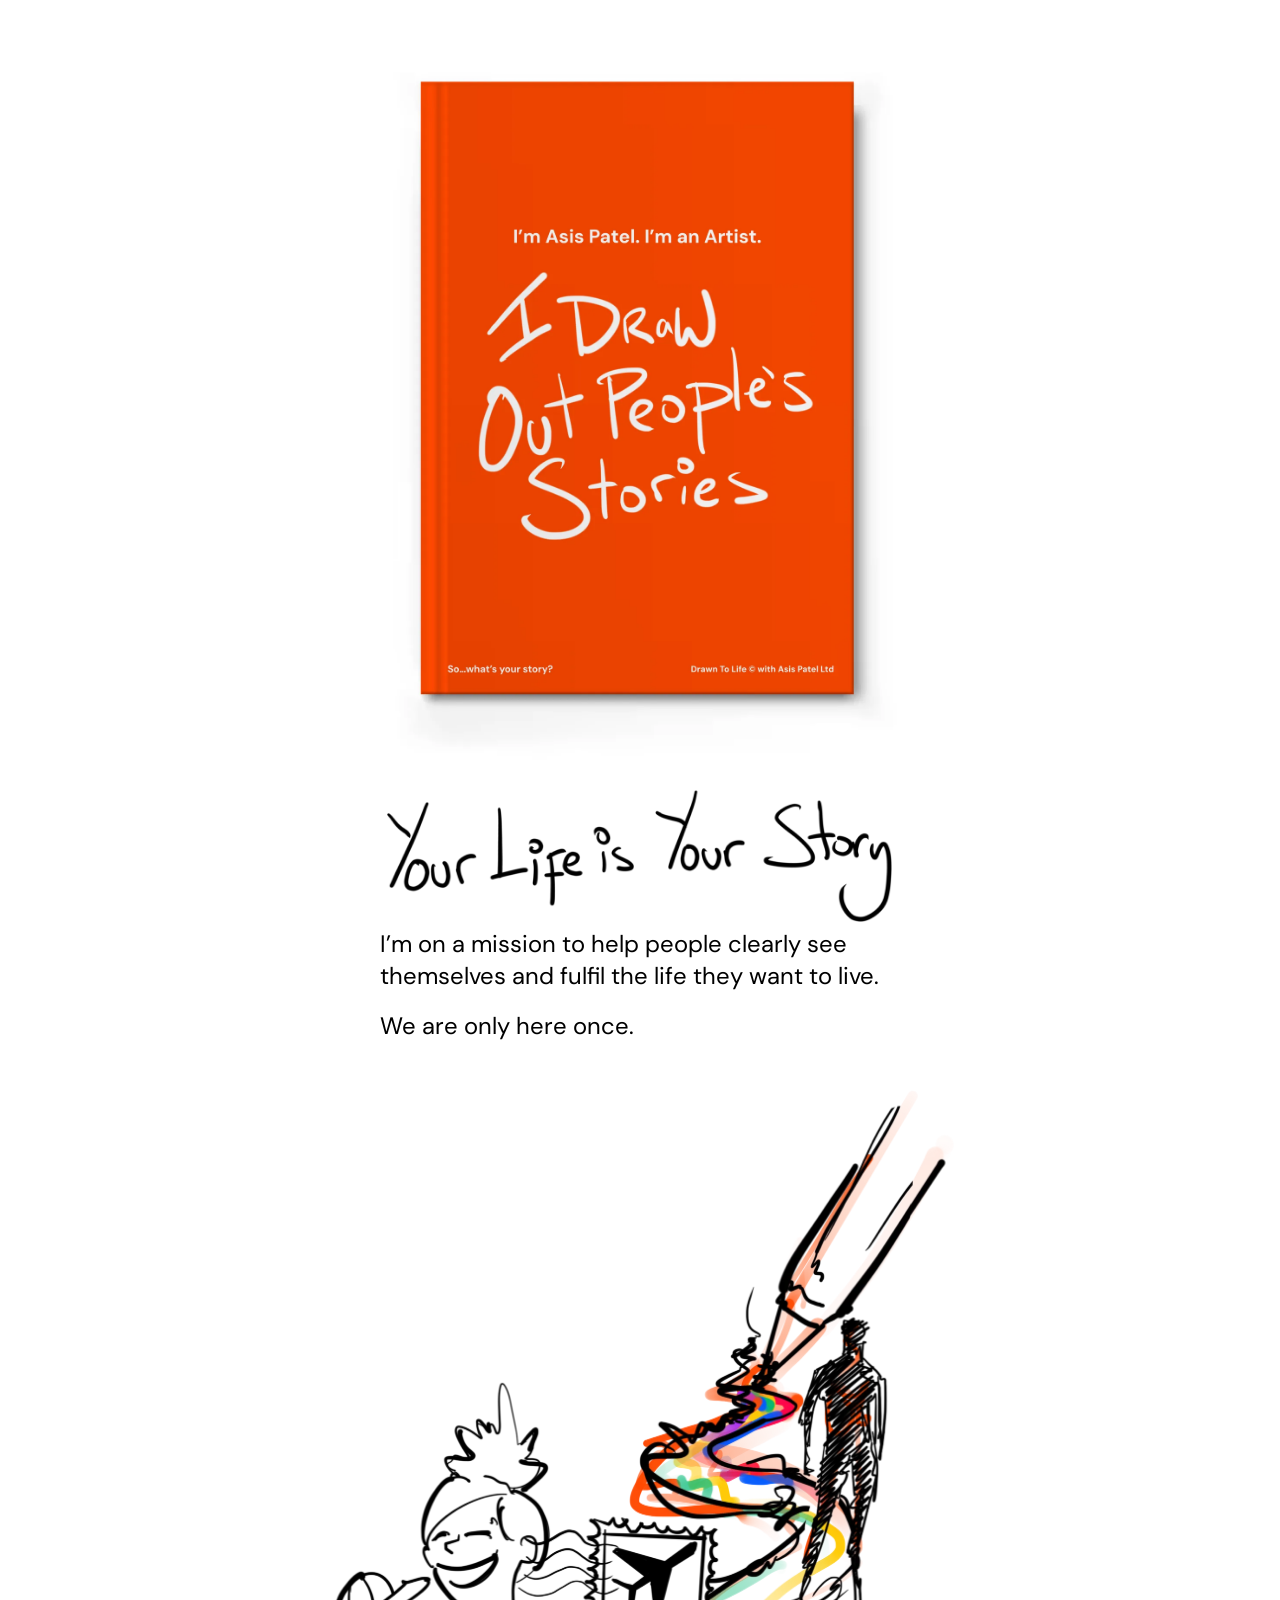
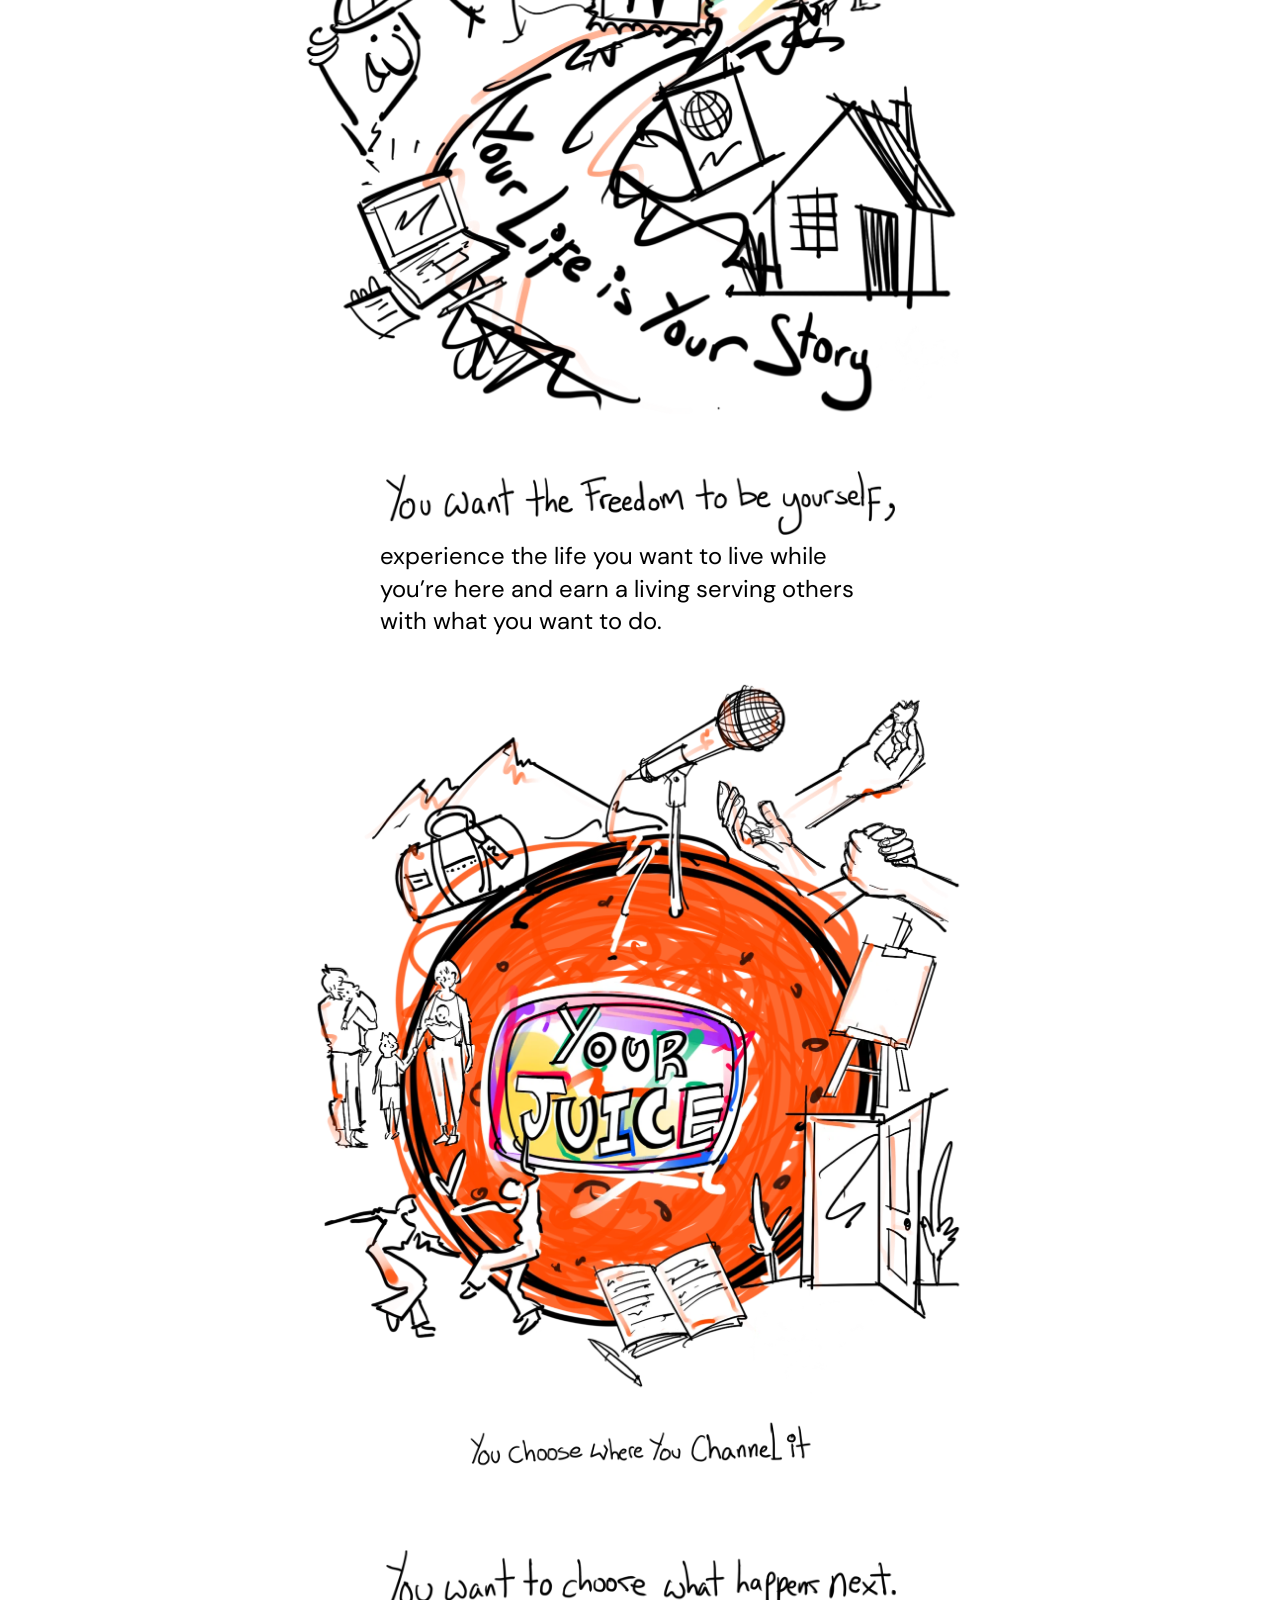
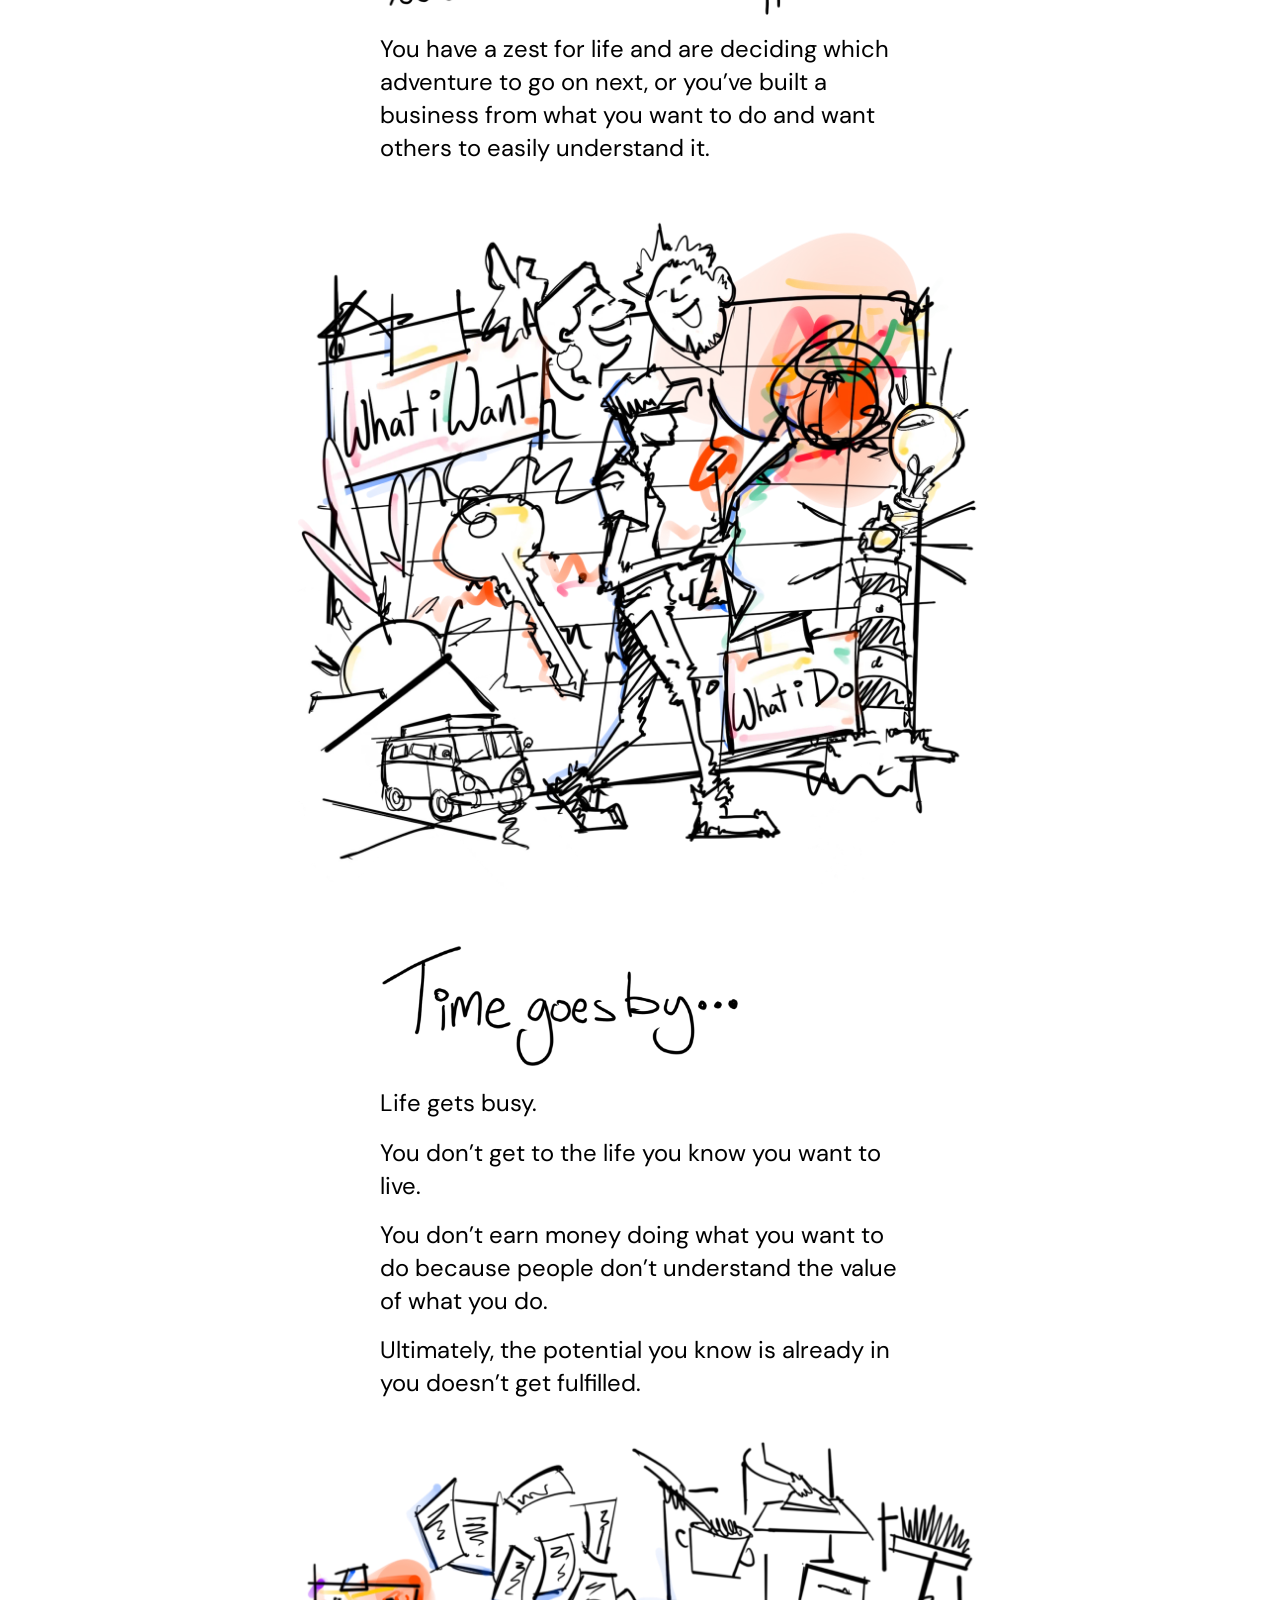
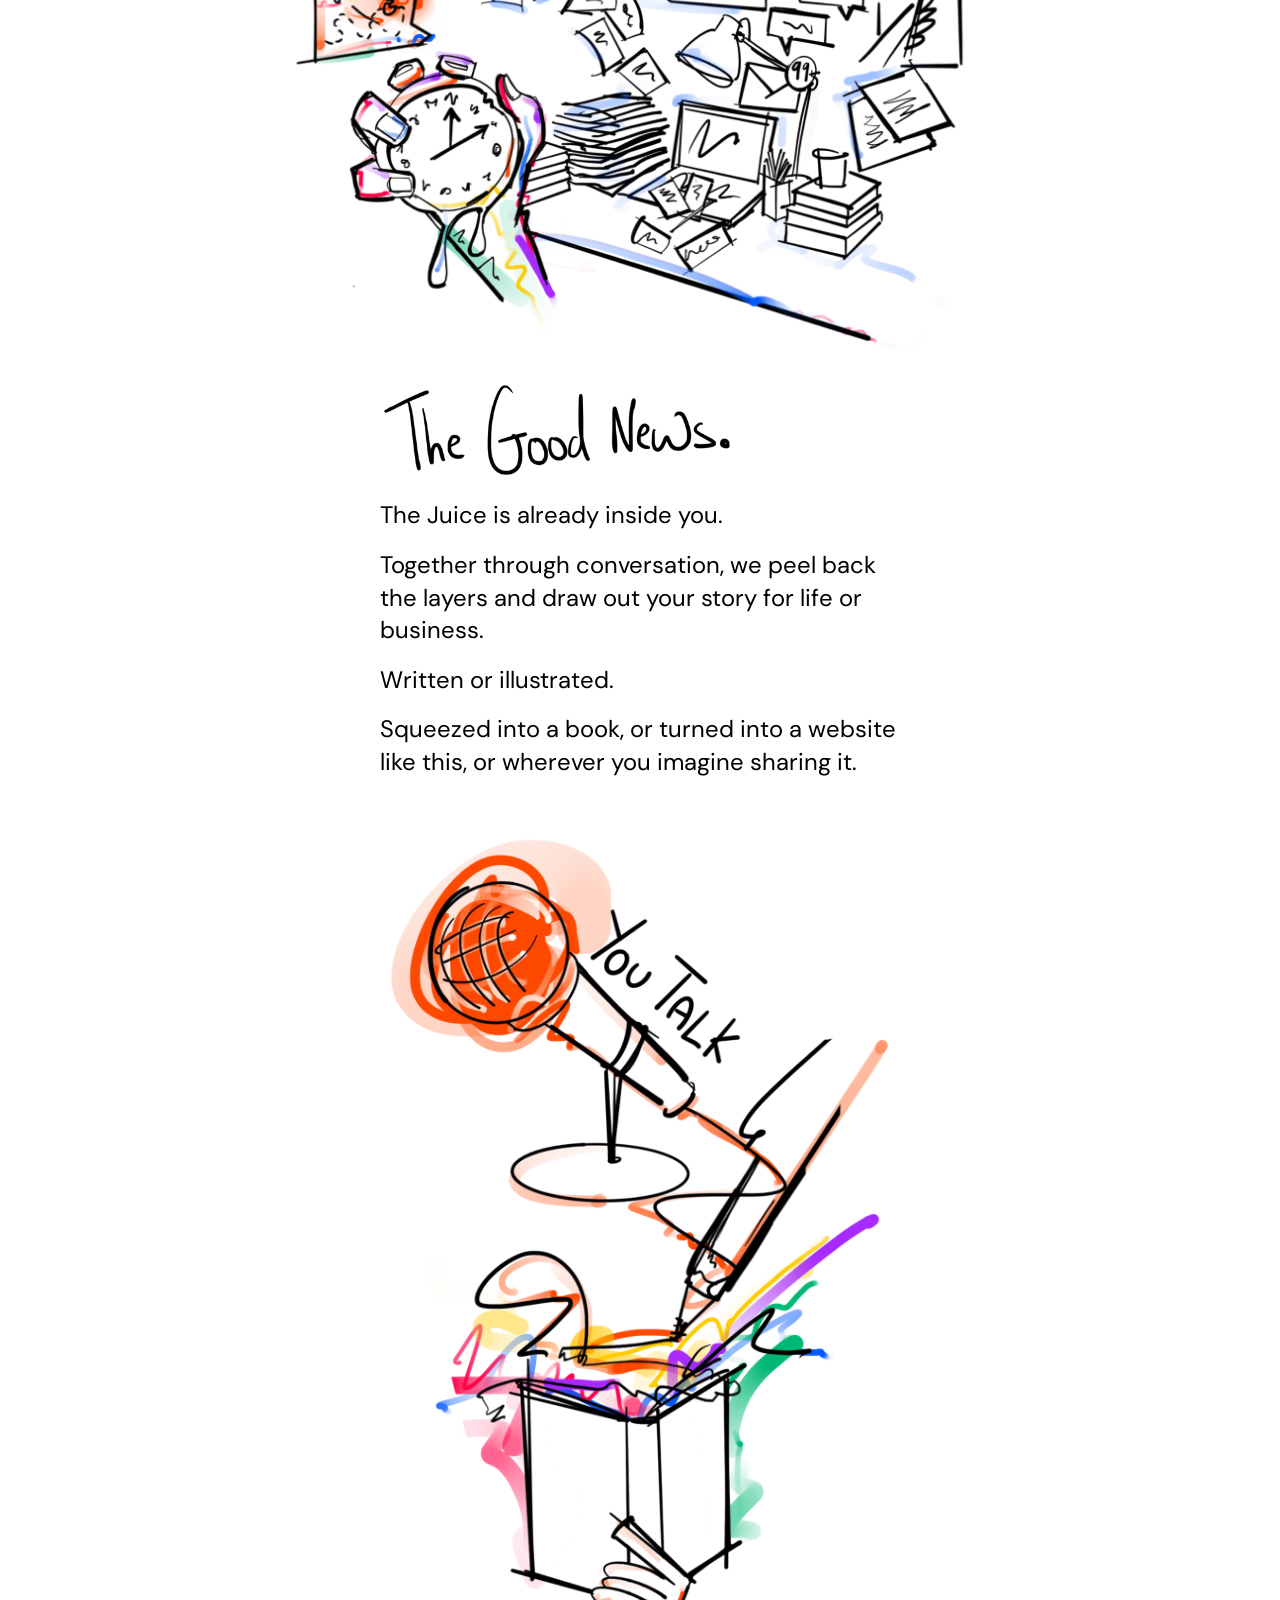
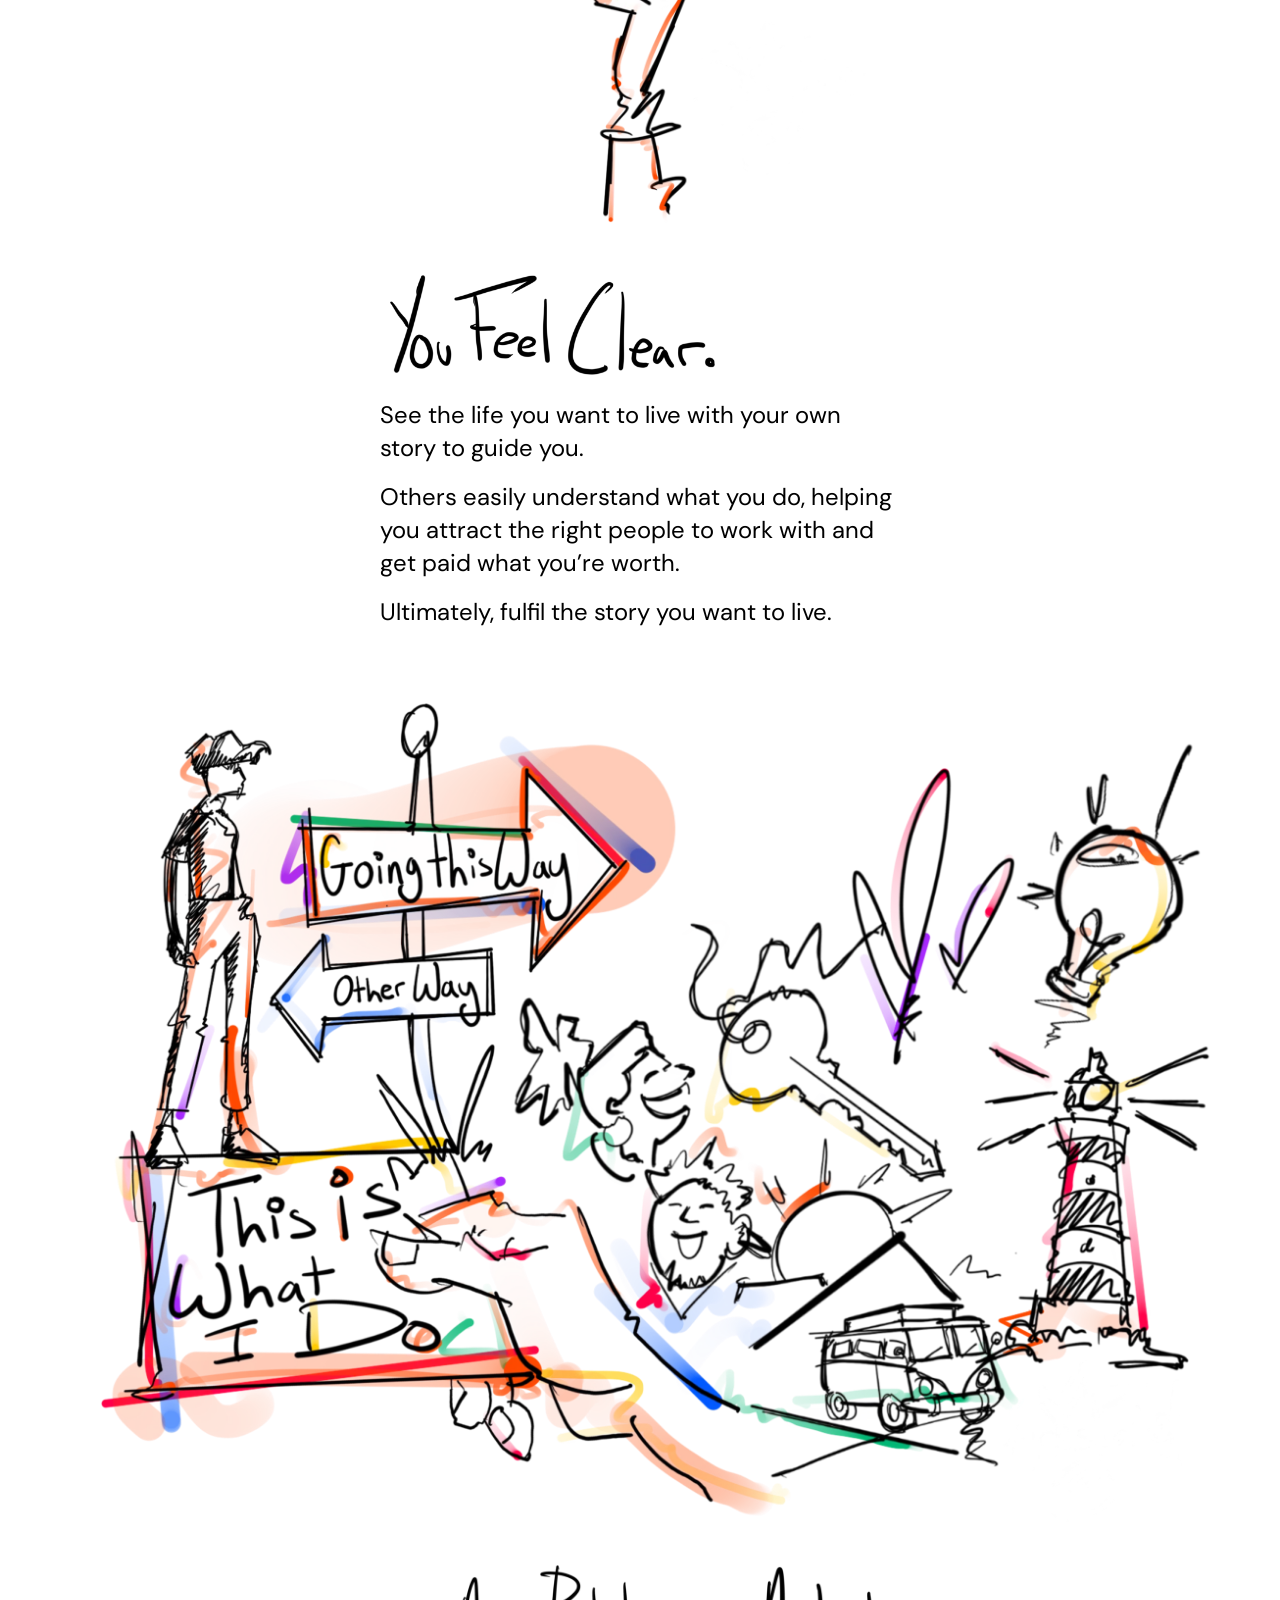
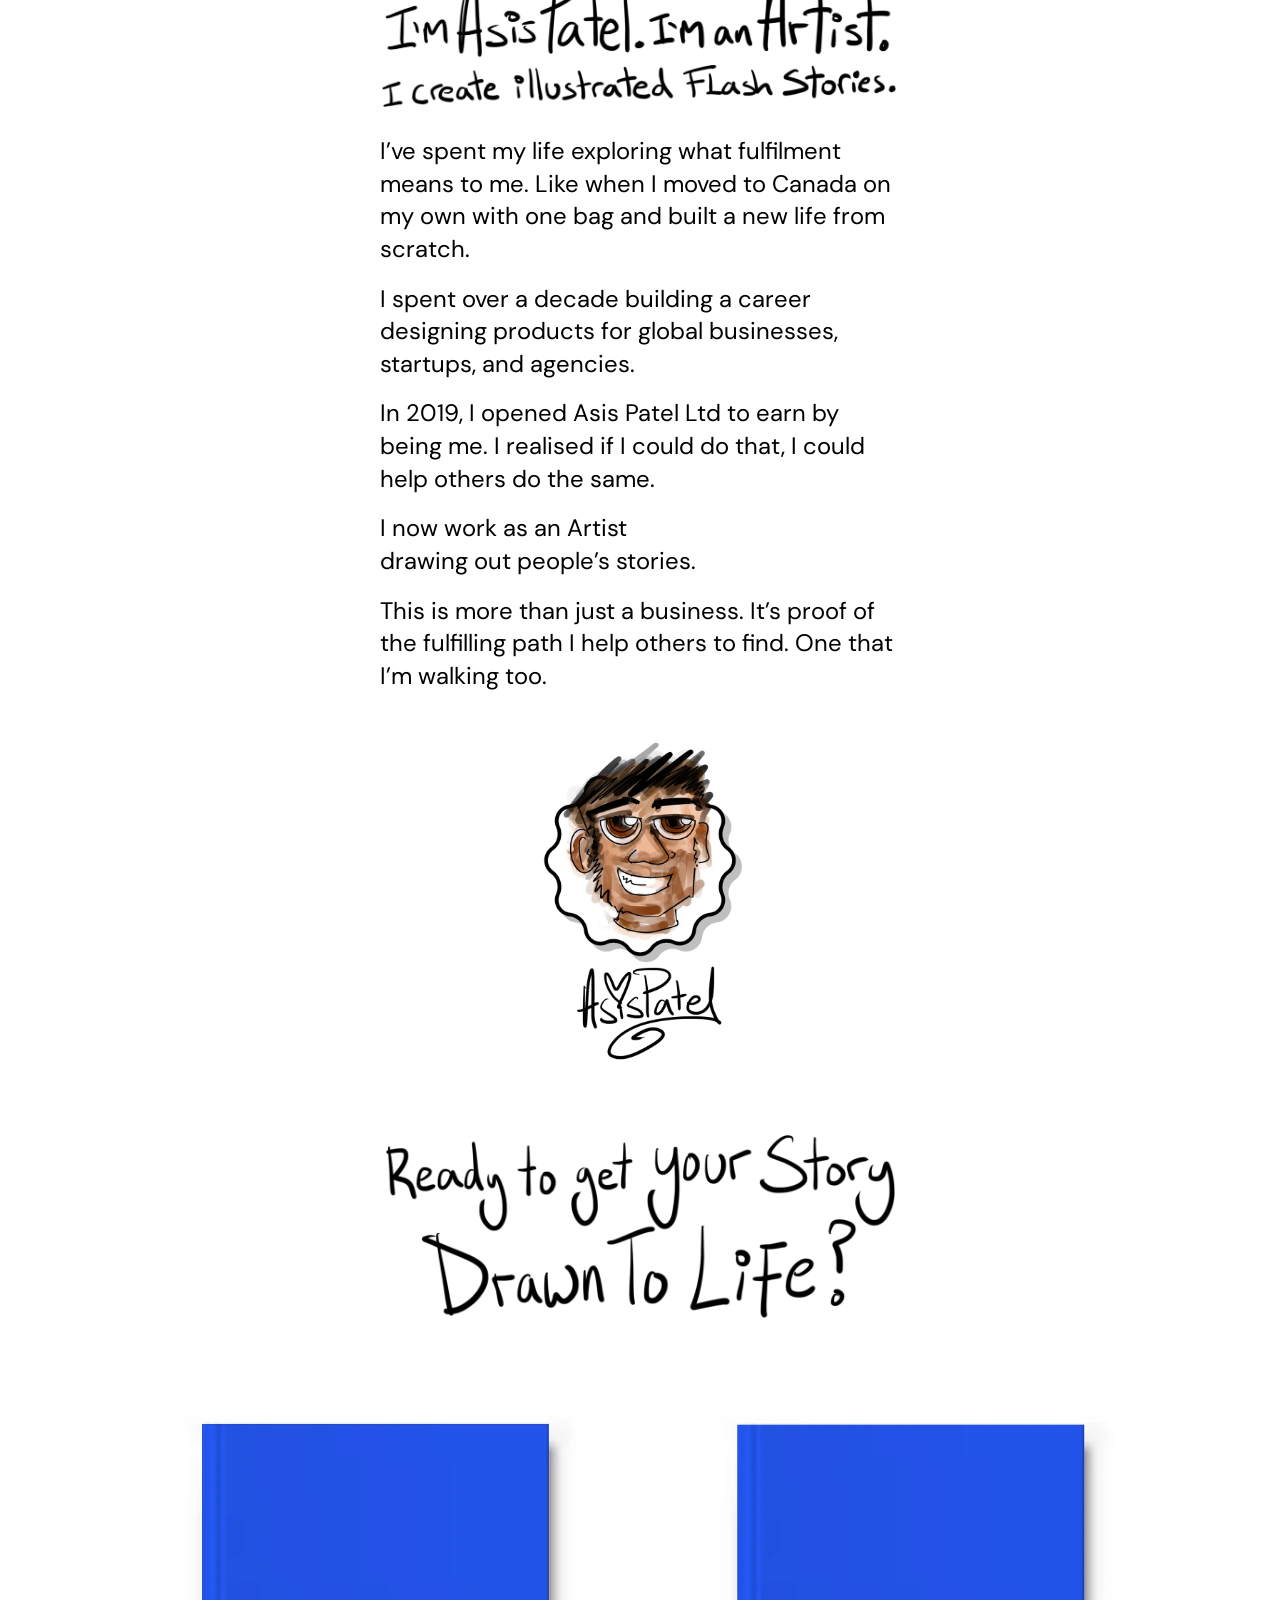
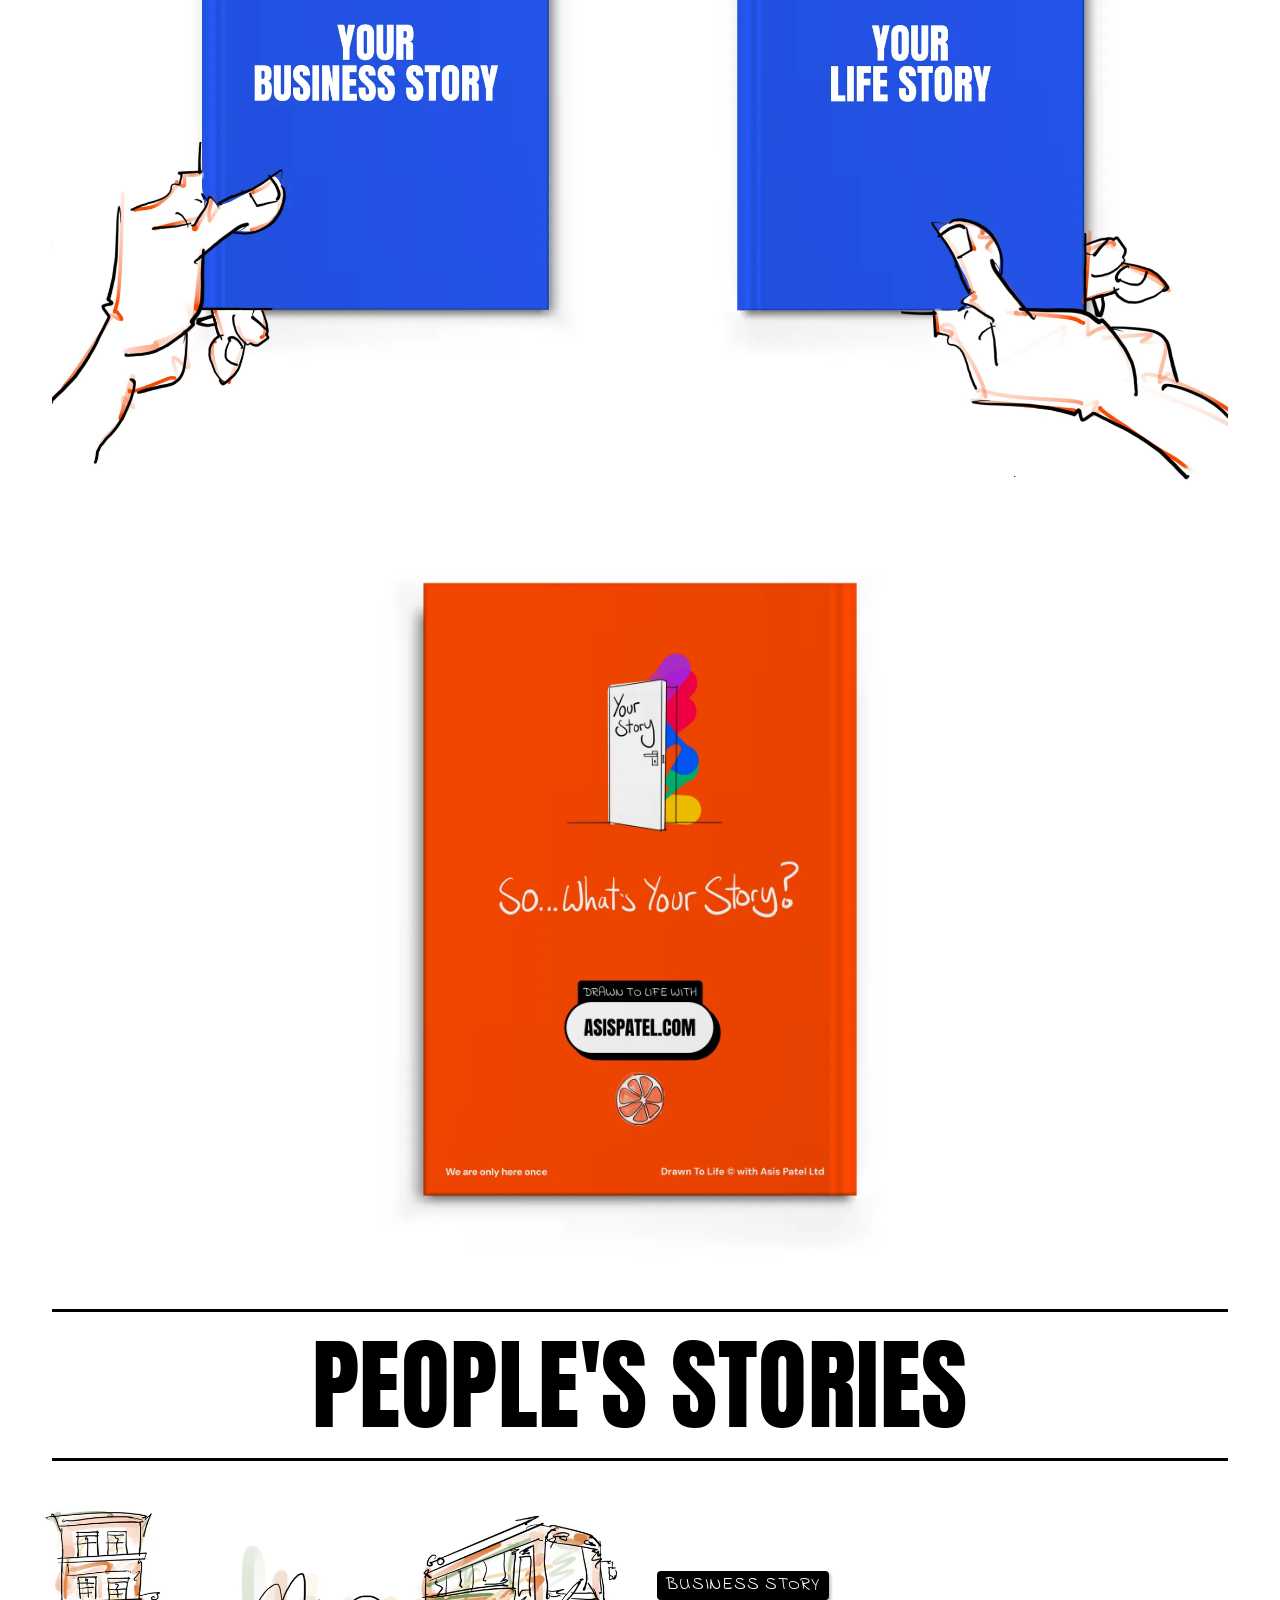
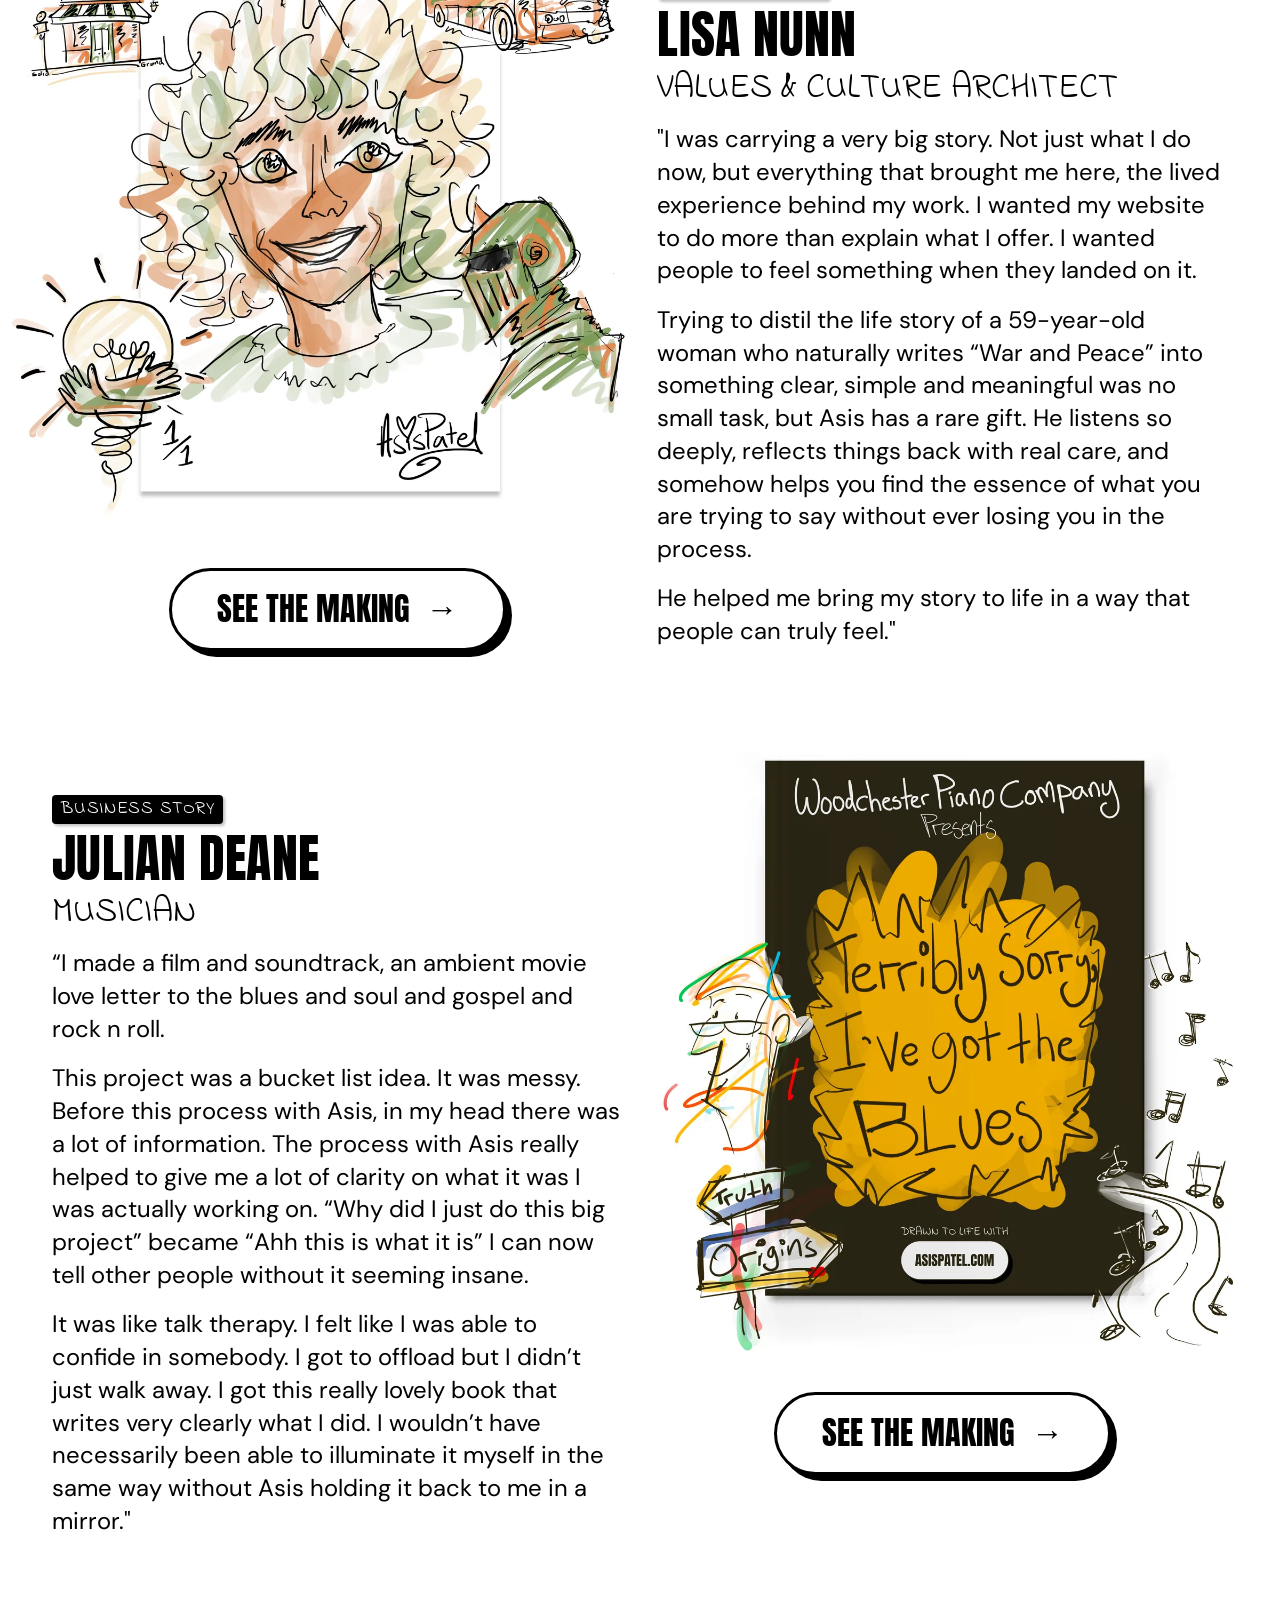
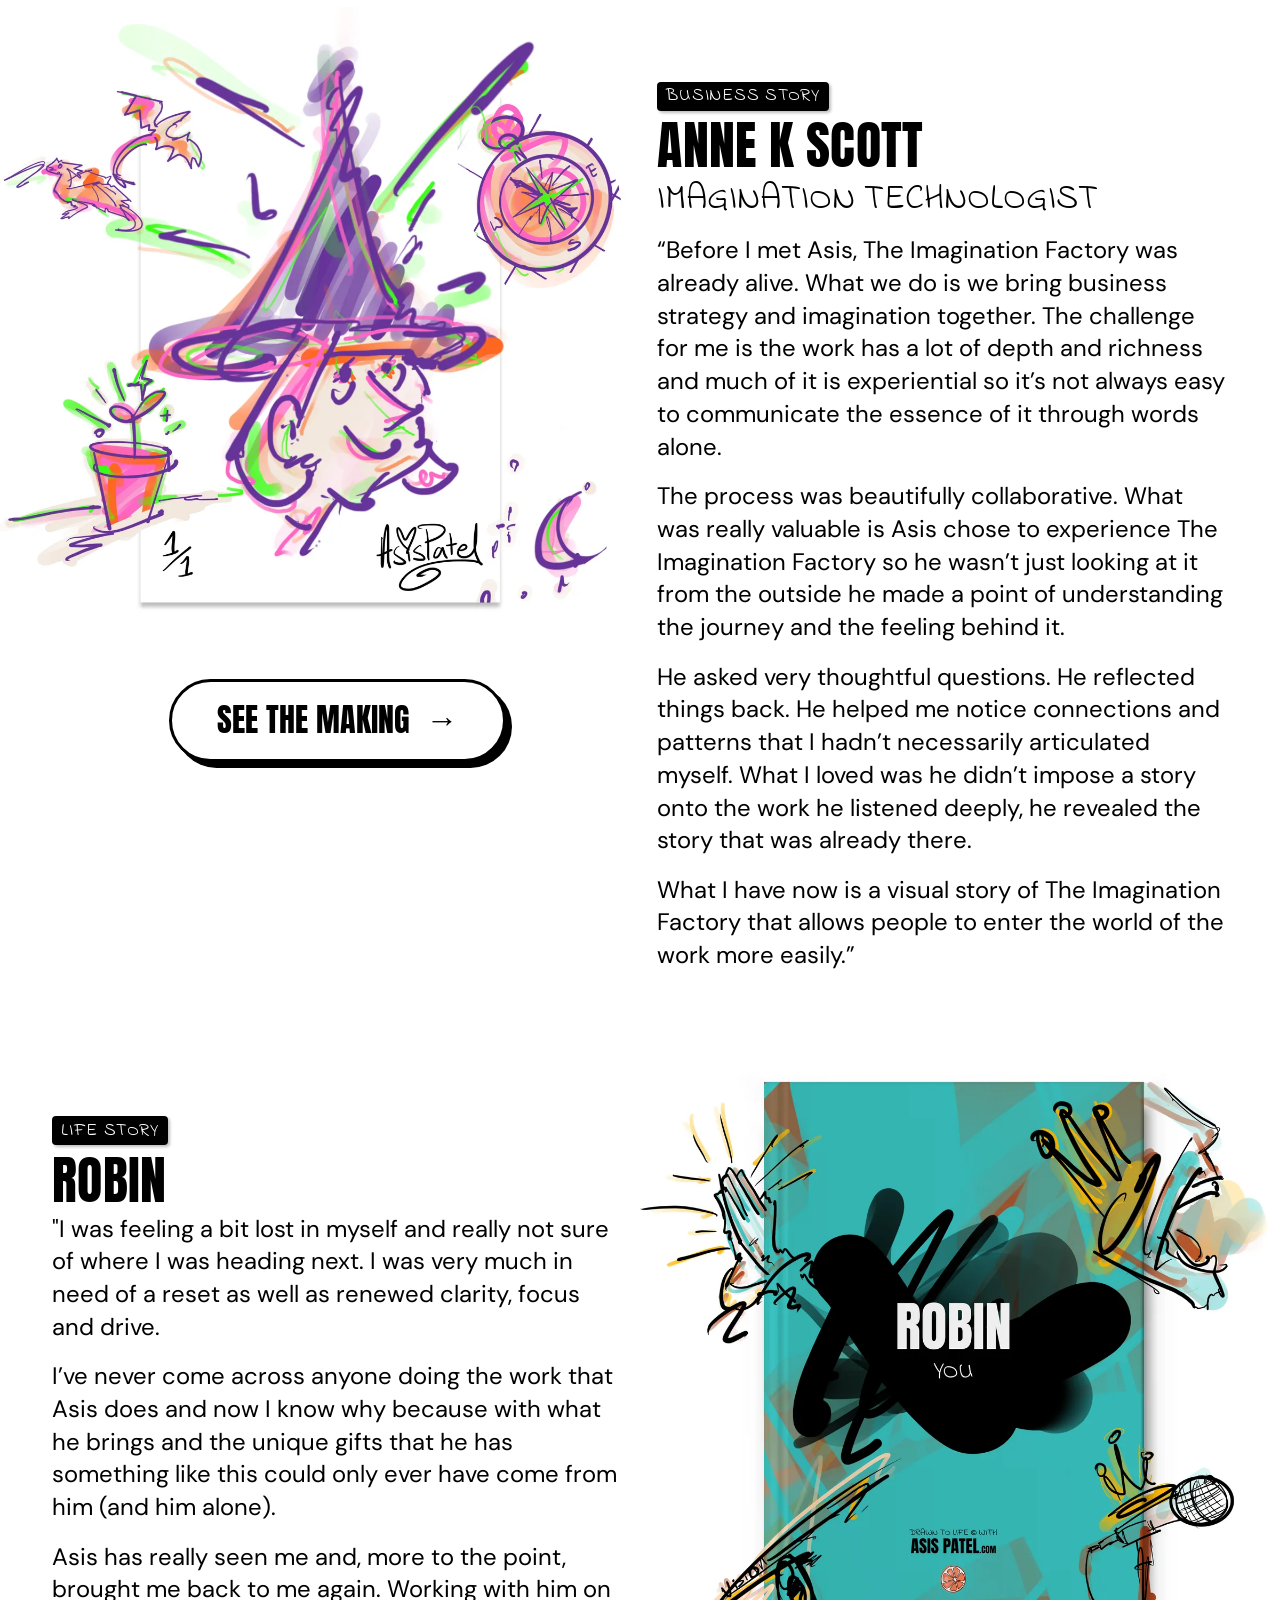
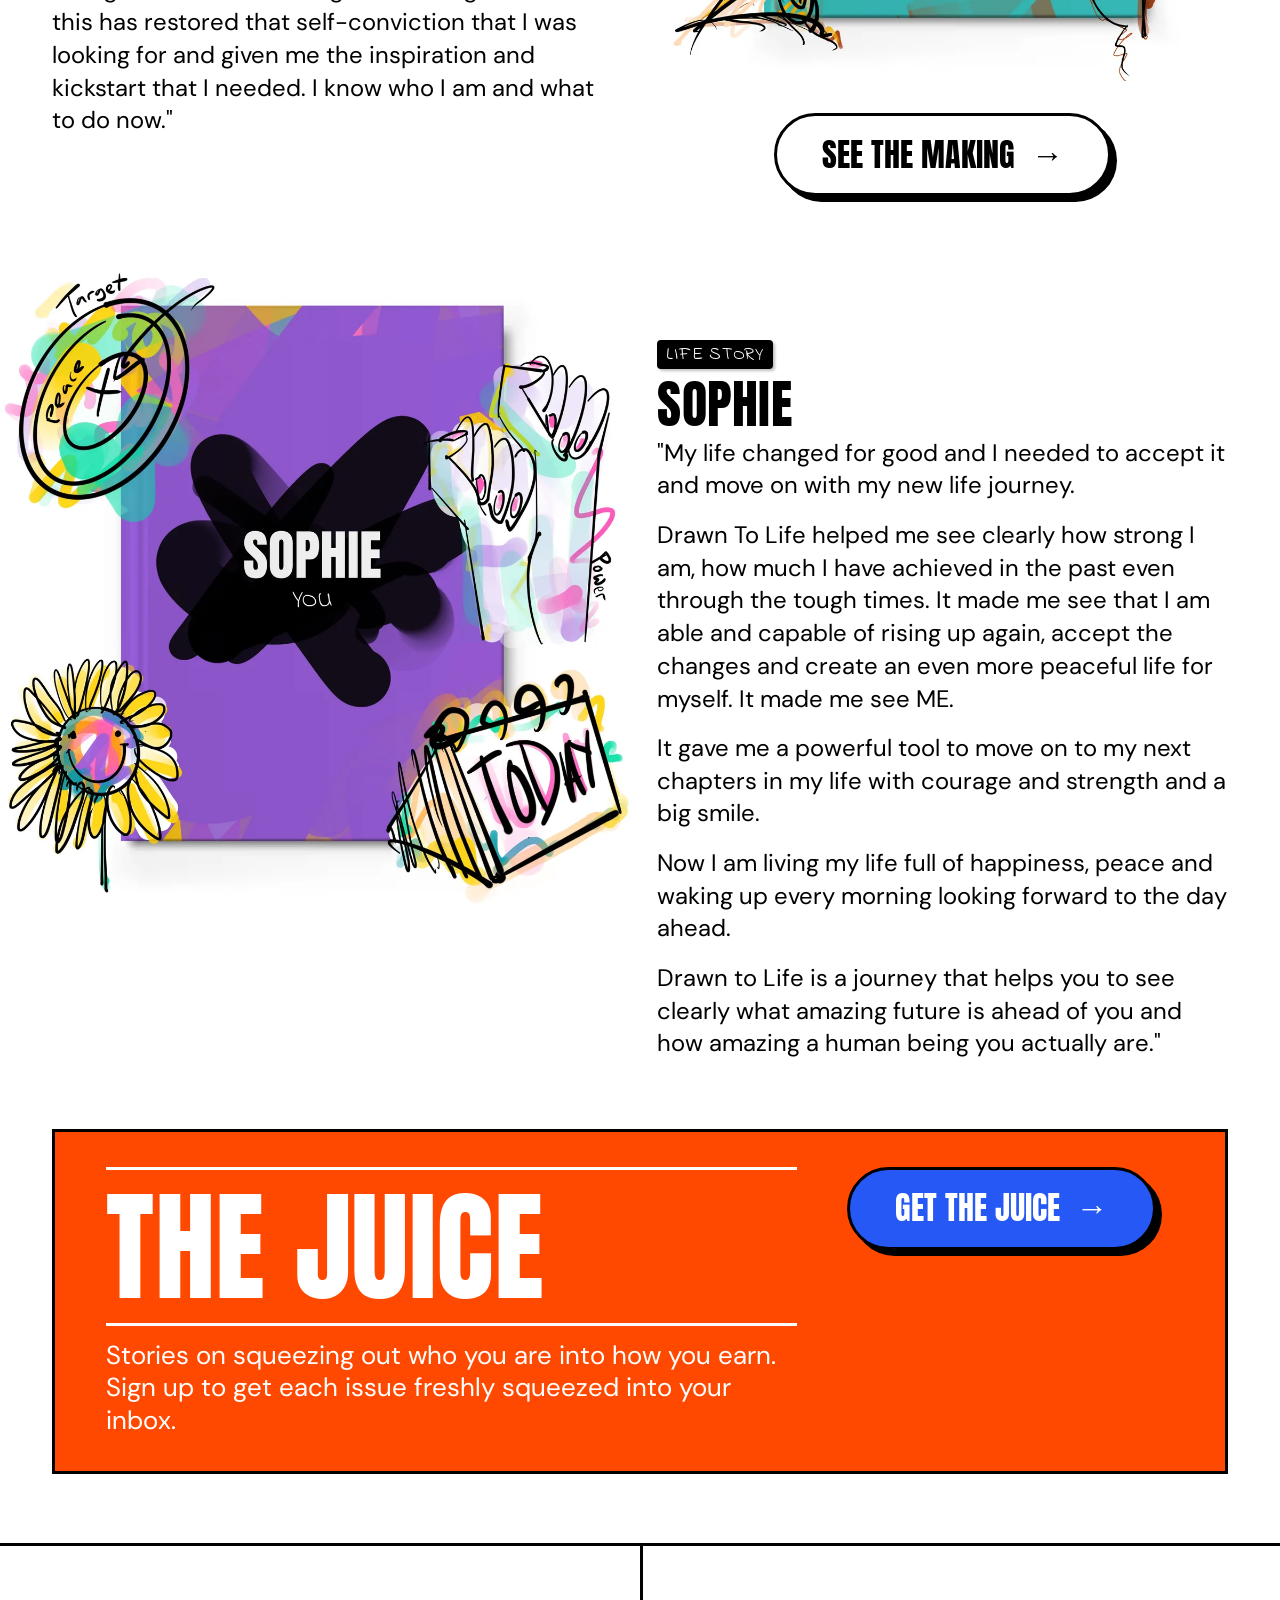
<file: index.html>
<!DOCTYPE html>
<html lang="en-GB">
<head>
  <meta charset="utf-8">
  <meta name="viewport" content="width=device-width, initial-scale=1">
  <title>Asis Patel • Artist • I draw out people's stories.</title>
  <meta name="description" content="Drawn To Life with Asis Patel • Artist • I create illustrated flash stories.">
  <meta name="color-scheme" content="light only">
  <meta name="theme-color" content="#FFFFFF">
  <link rel="canonical" href="https://asispatel.com">

  <meta property="og:type" content="website">
  <meta property="og:url" content="https://asispatel.com">
  <meta property="og:site_name" content="Asis Patel • Artist • I draw out people's stories.">
  <meta property="og:title" content="Asis Patel • Artist • I draw out people's stories.">
  <meta property="og:description" content="Drawn To Life with Asis Patel • Artist • I create illustrated flash stories.">
  <meta property="og:image" content="https://asispatel.com/assets/images/social-card.jpg">
  <meta property="og:image:type" content="image/jpeg">
  <meta property="og:image:width" content="1200">
  <meta property="og:image:height" content="673">
  <meta name="twitter:card" content="summary_large_image">

  <link rel="icon" type="image/png" sizes="64x64" href="assets/favicon.png">
  <link rel="icon" type="image/png" sizes="32x32" href="assets/favicon-32.png">
  <link rel="apple-touch-icon" href="assets/apple-touch-icon.png">

  <link rel="preconnect" href="https://fonts.googleapis.com">
  <link rel="preconnect" href="https://fonts.gstatic.com" crossorigin>
  <link rel="stylesheet" href="https://fonts.googleapis.com/css2?display=swap&amp;family=DM+Sans:ital,wght@0,400;1,400&amp;family=Anton:ital,wght@0,400;1,400&amp;family=Indie+Flower:ital,wght@0,400;1,400">
  <link rel="stylesheet" href="assets/css/styles.css?v=202611242029">
  <script src="assets/js/main.js?v=202611242029" defer></script>
</head>
<body>
  <a class="skip-link" href="#main">Skip to content</a>

  <main id="main">

    <!-- Hero: book cover -->
    <header class="hero cover" data-reveal>
      <h1 class="visually-hidden">I'm Asis Patel. I'm an Artist. I draw out people's stories.</h1>
      <img src="assets/images/cover-front.webp" width="1200" height="1664"
           alt="Book cover: I'm Asis Patel. I'm an Artist. I Draw Out People's Stories. So…what's your story? Drawn To Life with Asis Patel Ltd.">
    </header>

    <!-- Your Life is Your Story -->
    <section class="section measure measure--m1" data-reveal style="--m-mt:18.67px">
      <h2 class="lettering" style="margin-bottom:1.15%"><img style="width:97.12%;margin-left:1.35%" src="assets/images/heading-your-life-is-your-story.webp" width="1100" height="286" alt="Your Life is Your Story"></h2>
      <p>I’m on a mission to help people clearly see themselves and fulfil the life they want to live.</p>
      <p>We are only here once.</p>
    </section>

    <figure class="section illustration measure--illo" data-reveal>
      <img src="assets/images/illo-your-life-is-your-story.webp" width="1400" height="1939" loading="lazy"
           alt="Illustration: a pen draws a rainbow road through a life of travel, home, work and friends, spelling out Your Life is Your Story.">
    </figure>

    <!-- Freedom -->
    <section class="section measure measure--m2" data-reveal style="--m-mt:28.67px">
      <h2 class="lettering" style="margin-bottom:0.96%"><img style="width:97.98%;margin-left:1.06%" src="assets/images/heading-freedom.webp" width="1100" height="137" alt="You want the Freedom to be yourself,"></h2>
      <p>experience the life you want to live while you’re here and earn a living serving others with what you want to do.</p>
    </section>

    <figure class="section illustration measure--illo" data-reveal style="--m-mt:24.67px">
      <img src="assets/images/illo-your-juice.webp" width="1400" height="1483" loading="lazy"
           alt="Illustration: a big orange labelled Your Juice, surrounded by family, travel, music, art and a book.">
      <figcaption class="lettering lettering--caption"><img src="assets/images/caption-channel.webp" width="800" height="138" alt="You choose where you channel it"></figcaption>
    </figure>

    <!-- What happens next -->
    <section class="section measure measure--m2 gap-next" data-reveal style="--m-mt:35.8px">
      <h2 class="lettering" style="margin-bottom:3.56%"><img style="width:98.08%;margin-left:1.15%" src="assets/images/heading-next.webp" width="1100" height="140" alt="You want to choose what happens next."></h2>
      <p>You have a zest for life and are deciding which adventure to go on next, or you’ve built a business from what you want to do and want others to easily understand it.</p>
    </section>

    <figure class="section illustration measure--illo" data-reveal style="--m-mt:10.67px">
      <img src="assets/images/illo-next.webp" width="1400" height="1440" loading="lazy"
           alt="Illustration: people between a sign saying What I Want and one saying What I Do.">
    </figure>

    <!-- Time goes by -->
    <section class="section measure" data-reveal>
      <h2 class="lettering" style="margin-bottom:4.13%"><img style="width:68.56%;margin-left:0.38%" src="assets/images/heading-time-goes-by.webp" width="1100" height="369" alt="Time goes by…"></h2>
      <p>Life gets busy.</p>
      <p>You don’t get to the life you know you want to live.</p>
      <p>You don’t earn money doing what you want to do because people don’t understand the value of what you do.</p>
      <p>Ultimately, the potential you know is already in you doesn’t get fulfilled.</p>
    </section>

    <figure class="section illustration measure--illo" data-reveal>
      <img src="assets/images/illo-time-goes-by.webp" width="1400" height="1044" loading="lazy"
           alt="Illustration: a melting alarm clock beside a desk buried in papers, emails and chores.">
    </figure>

    <!-- The Good News -->
    <section class="section measure" data-reveal>
      <h2 class="lettering" style="margin-bottom:4.62%"><img style="width:66.63%;margin-left:0.77%" src="assets/images/heading-good-news.webp" width="1100" height="286" alt="The Good News."></h2>
      <p>The Juice is already inside you.</p>
      <p>Together through conversation, we peel back the layers and draw out your story for life or business.</p>
      <p>Written or illustrated.</p>
      <p>Squeezed into a book, or turned into a website like this, or wherever you imagine sharing it.</p>
    </section>

    <figure class="section illustration measure" data-reveal style="--m-mt:10.67px">
      <img src="assets/images/illo-good-news.webp" width="1100" height="2172" loading="lazy"
           alt="Illustration: a microphone labelled You Talk, and a pen drawing colour into a book held in a hand.">
    </figure>

    <!-- You Feel Clear -->
    <section class="section measure" data-reveal style="--m-mt:46.67px">
      <h2 class="lettering" style="margin-bottom:4.62%"><img style="width:62.60%;margin-left:1.83%" src="assets/images/heading-you-feel-clear.webp" width="1100" height="338" alt="You Feel Clear."></h2>
      <p>See the life you want to live with your own story to guide you.</p>
      <p>Others easily understand what you do, helping you attract the right people to work with and get paid what you’re worth.</p>
      <p>Ultimately, fulfil the story you want to live.</p>
    </section>

    <figure class="section illustration illustration--wide wide" data-reveal style="--m-mt:25.67px">
      <img src="assets/images/illo-you-feel-clear.webp" width="2400" height="1770" loading="lazy"
           alt="Illustration: a person by a signpost marked Going This Way and Other Way, beside a sign saying This is What I Do, a lightbulb, a key and a lighthouse.">
    </figure>

    <!-- About -->
    <section class="section measure" id="about" data-reveal style="--m-mt:34.67px">
      <h2 class="lettering" style="margin-bottom:5.38%"><img style="width:98.85%;margin-left:0.38%" src="assets/images/heading-im-asis-patel.webp" width="1100" height="303" alt="I'm Asis Patel. I'm an Artist. I create illustrated Flash Stories."></h2>
      <p>I’ve spent my life exploring what fulfilment means to me. Like when I moved to Canada on my own with one bag and built a new life from scratch.</p>
      <p>I spent over a decade building a career designing products for global businesses, startups, and agencies.</p>
      <p>In 2019, I opened Asis Patel Ltd to earn by being me. I realised if I could do that, I could help others do the same.</p>
      <p>I now work as an Artist<br>drawing out people’s stories.</p>
      <p>This is more than just a business. It’s proof of the fulfilling path I help others to find. One that I’m walking too.</p>
      <div class="signature section--tight">
        <img src="assets/images/portrait-asis.webp" width="600" height="944" loading="lazy" alt="Self-portrait of Asis Patel with his signature.">
      </div>
    </section>

    <!-- Ready? -->
    <section class="section gap-ready" data-reveal style="--m-mt:61px">
      <h2 class="lettering measure"><img style="width:97.98%;margin-left:1.06%" src="assets/images/heading-ready.webp" width="1100" height="396" alt="Ready to get your Story Drawn To Life?"></h2>
      <div class="pair wide" style="--m-mt:0px">
        <img src="assets/images/book-business-story.webp" width="1100" height="1447" loading="lazy" alt="A hand holding a blue book: Your Business Story.">
        <img src="assets/images/book-life-story.webp" width="1100" height="1447" loading="lazy" alt="A hand holding a blue book: Your Life Story.">
      </div>
    </section>

    <div class="section cover" data-reveal style="--m-mt:0px">
      <img src="assets/images/cover-back.webp" width="1200" height="1664" loading="lazy"
           alt="Back cover: a door marked Your Story opening onto colour. So…What's Your Story? Drawn to life with asispatel.com. We are only here once.">
    </div>

    <!-- People's Stories -->
    <section class="section" id="stories" aria-labelledby="stories-title" style="--m-mt:0px">
      <div class="ruled-title wide" data-reveal>
        <hr class="rule">
        <h2 class="display display--title" id="stories-title">People's Stories</h2>
        <hr class="rule">
      </div>

      <article class="story wide section" data-reveal>
        <div class="story__media">
          <img src="assets/images/story-lisa-nunn.webp" width="1200" height="1200" loading="lazy" alt="Illustrated portrait of Lisa Nunn by Asis Patel.">
          <a class="button" href="https://asispatel.studio/art-and-stories/lisa-nunn">See The Making <span class="arrow" aria-hidden="true">→</span></a>
        </div>
        <div class="story__body">
          <span class="tag">Business Story</span>
          <h3 class="display display--lg story__name">Lisa Nunn</h3>
          <p class="hand story__role">Values &amp; Culture Architect</p>
          <blockquote class="story__quote">
            <p>"I was carrying a very big story. Not just what I do now, but everything that brought me here, the lived experience behind my work. I wanted my website to do more than explain what I offer. I wanted people to feel something when they landed on it.</p>
            <p>Trying to distil the life story of a 59-year-old woman who naturally writes “War and Peace” into something clear, simple and meaningful was no small task, but Asis has a rare gift. He listens so deeply, reflects things back with real care, and somehow helps you find the essence of what you are trying to say without ever losing you in the process.</p>
            <p>He helped me bring my story to life in a way that people can truly feel."</p>
          </blockquote>
        </div>
      </article>

      <article class="story story--reverse wide section" data-reveal>
        <div class="story__media">
          <img src="assets/images/story-julian-deane.webp" width="1200" height="1200" loading="lazy" alt="Illustrated book cover for Julian Deane: Woodchester Piano Company presents Terribly Sorry I've Got the Blues.">
          <a class="button" href="https://asispatel.studio/art-and-stories/julian-deane">See The Making <span class="arrow" aria-hidden="true">→</span></a>
        </div>
        <div class="story__body">
          <span class="tag">Business Story</span>
          <h3 class="display display--lg story__name">Julian Deane</h3>
          <p class="hand story__role">Musician</p>
          <blockquote class="story__quote">
            <p>“I made a film and soundtrack, an ambient movie love letter to the blues and soul and gospel and rock n roll.</p>
            <p>This project was a bucket list idea. It was messy. Before this process with Asis, in my head there was a lot of information. The process with Asis really helped to give me a lot of clarity on what it was I was actually working on. “Why did I just do this big project” became “Ahh this is what it is” I can now tell other people without it seeming insane.</p>
            <p>It was like talk therapy. I felt like I was able to confide in somebody. I got to offload but I didn’t just walk away. I got this really lovely book that writes very clearly what I did. I wouldn’t have necessarily been able to illuminate it myself in the same way without Asis holding it back to me in a mirror."</p>
          </blockquote>
        </div>
      </article>

      <article class="story wide section" data-reveal>
        <div class="story__media">
          <img src="assets/images/story-anne-k-scott.webp" width="1200" height="1200" loading="lazy" alt="Illustrated portrait of Anne K Scott in a wizard's hat, with a compass, dragons and a growing plant.">
          <a class="button" href="https://asispatel.studio/art-and-stories/anne-k-scott">See The Making <span class="arrow" aria-hidden="true">→</span></a>
        </div>
        <div class="story__body">
          <span class="tag">Business Story</span>
          <h3 class="display display--lg story__name">Anne K Scott</h3>
          <p class="hand story__role">Imagination Technologist</p>
          <blockquote class="story__quote">
            <p>“Before I met Asis, The Imagination Factory was already alive. What we do is we bring business strategy and imagination together. The challenge for me is the work has a lot of depth and richness and much of it is experiential so it’s not always easy to communicate the essence of it through words alone.</p>
            <p>The process was beautifully collaborative. What was really valuable is Asis chose to experience The Imagination Factory so he wasn’t just looking at it from the outside he made a point of understanding the journey and the feeling behind it.</p>
            <p>He asked very thoughtful questions. He reflected things back. He helped me notice connections and patterns that I hadn’t necessarily articulated myself. What I loved was he didn’t impose a story onto the work he listened deeply, he revealed the story that was already there.</p>
            <p>What I have now is a visual story of The Imagination Factory that allows people to enter the world of the work more easily.”</p>
          </blockquote>
        </div>
      </article>

      <article class="story story--reverse wide section" data-reveal>
        <div class="story__media">
          <img src="assets/images/story-robin.webp" width="1200" height="1200" loading="lazy" alt="Illustrated book cover for Robin, in teal with a crown and clapping hands.">
          <a class="button" href="https://asispatel.studio/art-and-stories/robin">See The Making <span class="arrow" aria-hidden="true">→</span></a>
        </div>
        <div class="story__body">
          <span class="tag">Life Story</span>
          <h3 class="display display--lg story__name">Robin</h3>
          <blockquote class="story__quote">
            <p>"I was feeling a bit lost in myself and really not sure of where I was heading next. I was very much in need of a reset as well as renewed clarity, focus and drive.</p>
            <p>I’ve never come across anyone doing the work that Asis does and now I know why because with what he brings and the unique gifts that he has something like this could only ever have come from him (and him alone).</p>
            <p>Asis has really seen me and, more to the point, brought me back to me again. Working with him on this has restored that self-conviction that I was looking for and given me the inspiration and kickstart that I needed. I know who I am and what to do now."</p>
          </blockquote>
        </div>
      </article>

      <article class="story wide section" data-reveal>
        <div class="story__media">
          <img src="assets/images/story-sophie.webp" width="1200" height="1200" loading="lazy" alt="Illustrated purple book cover for Sophie, surrounded by a target marked Peace, a raised fist marked Power, a smiling sunflower and a calendar marked Today.">
        </div>
        <div class="story__body">
          <span class="tag">Life Story</span>
          <h3 class="display display--lg story__name">Sophie</h3>
          <blockquote class="story__quote">
            <p>"My life changed for good and I needed to accept it and move on with my new life journey.</p>
            <p>Drawn To Life helped me see clearly how strong I am, how much I have achieved in the past even through the tough times. It made me see that I am able and capable of rising up again, accept the changes and create an even more peaceful life for myself. It made me see ME.</p>
            <p>It gave me a powerful tool to move on to my next chapters in my life with courage and strength and a big smile.</p>
            <p>Now I am living my life full of happiness, peace and waking up every morning looking forward to the day ahead.</p>
            <p>Drawn to Life is a journey that helps you to see clearly what amazing future is ahead of you and how amazing a human being you actually are."</p>
          </blockquote>
        </div>
      </article>
    </section>

    <!-- The Juice: newsletter -->
    <section class="section wide" id="the-juice" data-reveal>
      <div class="panel">
        <div class="panel__copy">
          <hr class="rule rule--light">
          <h2 class="display display--xl">The Juice</h2>
          <hr class="rule rule--light">
          <p>Stories on squeezing out who you are into how you earn. Sign up to get each issue freshly squeezed into your inbox.</p>
        </div>
        <div class="panel__action">
          <a class="button button--action" href="https://preview.mailerlite.io/forms/1720361/162444697906710229/share">Get The Juice <span class="arrow" aria-hidden="true">→</span></a>
        </div>
      </div>
    </section>

    <!-- Offers -->
    <section class="section offers" aria-label="Your story, drawn to life" data-reveal>
      <div class="offers__cell">
        <div class="offers__art"><img src="assets/images/book-business-story.webp" width="1100" height="1447" loading="lazy" alt="A hand holding a blue book: Your Business Story."></div>
        <p class="offers__link"><a class="link-display link-display--sm" href="https://asispatel.studio/art-and-stories/your-business-story">The Details <span class="arrow" aria-hidden="true">→</span><span class="visually-hidden"> of Your Business Story</span></a></p>
      </div>
      <div class="offers__cell">
        <div class="offers__art"><img src="assets/images/book-life-story.webp" width="1100" height="1447" loading="lazy" alt="A hand holding a blue book: Your Life Story."></div>
        <p class="offers__link"><a class="link-display link-display--sm" href="https://asispatel.studio/art-and-stories/your-life-story">The Details <span class="arrow" aria-hidden="true">→</span><span class="visually-hidden"> of Your Life Story</span></a></p>
      </div>
    </section>

  </main>

  <footer class="site-footer" id="contact">
    <div class="wide" data-reveal>
      <h2 class="lettering"><img src="assets/images/heading-whats-your-story-white.webp" width="2200" height="449" loading="lazy" alt="So…What's Your Story?"></h2>
      <a class="button button--action" href="https://cal.com/asispatel/you-me-30-minute-conversation">Let’s Talk <span class="arrow" aria-hidden="true">→</span></a>
      <hr class="rule rule--light">
      <ul class="footer-links">
        <li><a class="link-display" href="https://www.linkedin.com/in/asispatel/">LinkedIn</a></li>
        <li><a class="link-display" href="https://www.instagram.com/asispatel/">Instagram</a></li>
        <li><a class="link-display" href="https://www.asispatel.studio">The Studio</a></li>
        <li><a class="link-display" href="https://open.spotify.com/show/2pbfjs783CWg8pYSLjPOWr?si=486dd7dc40fb4517">The Portrait Show</a></li>
        <li><a class="link-display" href="mailto:hello@asispatel.com">hello@asispatel.com</a></li>
      </ul>
      <hr class="rule rule--light">
      <p class="footer-legal">Drawn To Life © by Asis Patel Ltd • <span data-year>2026</span></p>
      <img class="footer-mark" data-reveal src="assets/images/orange-slice.webp" width="300" height="300" loading="lazy" alt="">
    </div>
  </footer>
  <div class="dots" aria-hidden="true"></div>
</body>
</html>
</file>
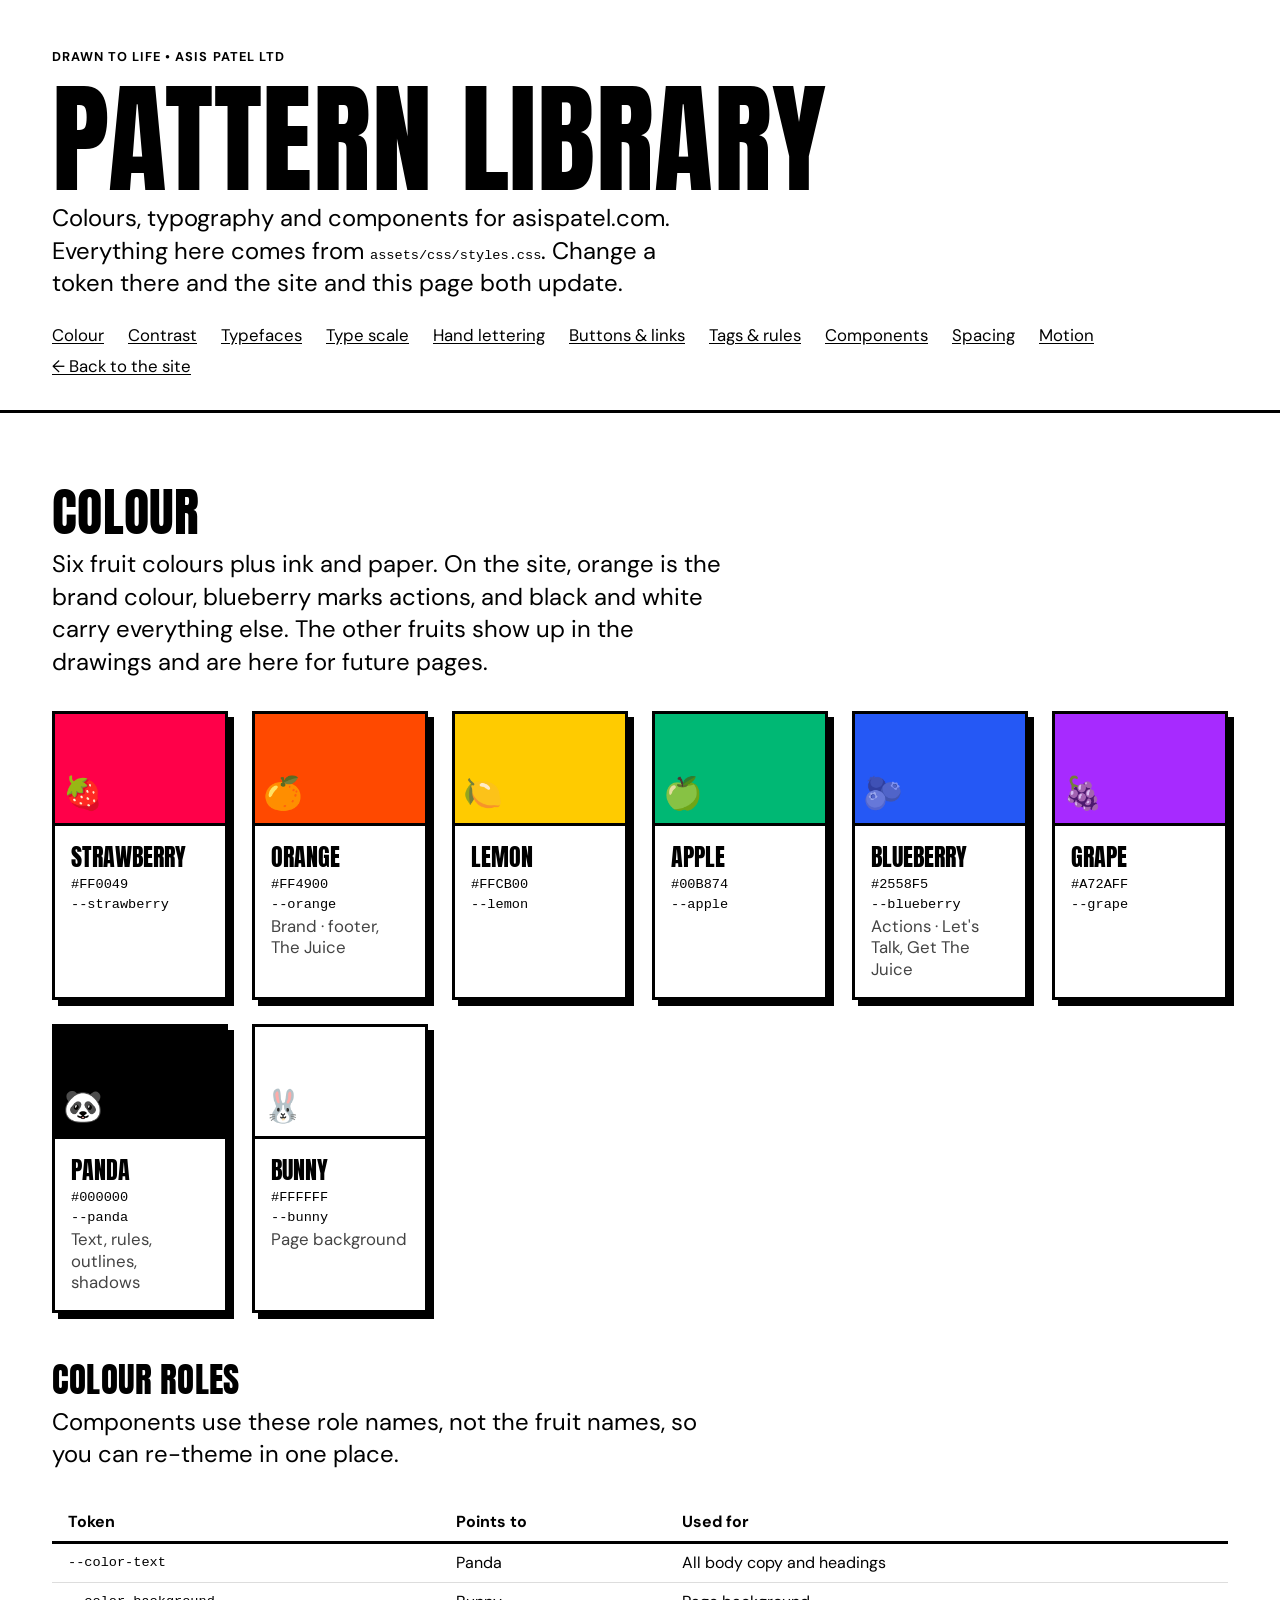
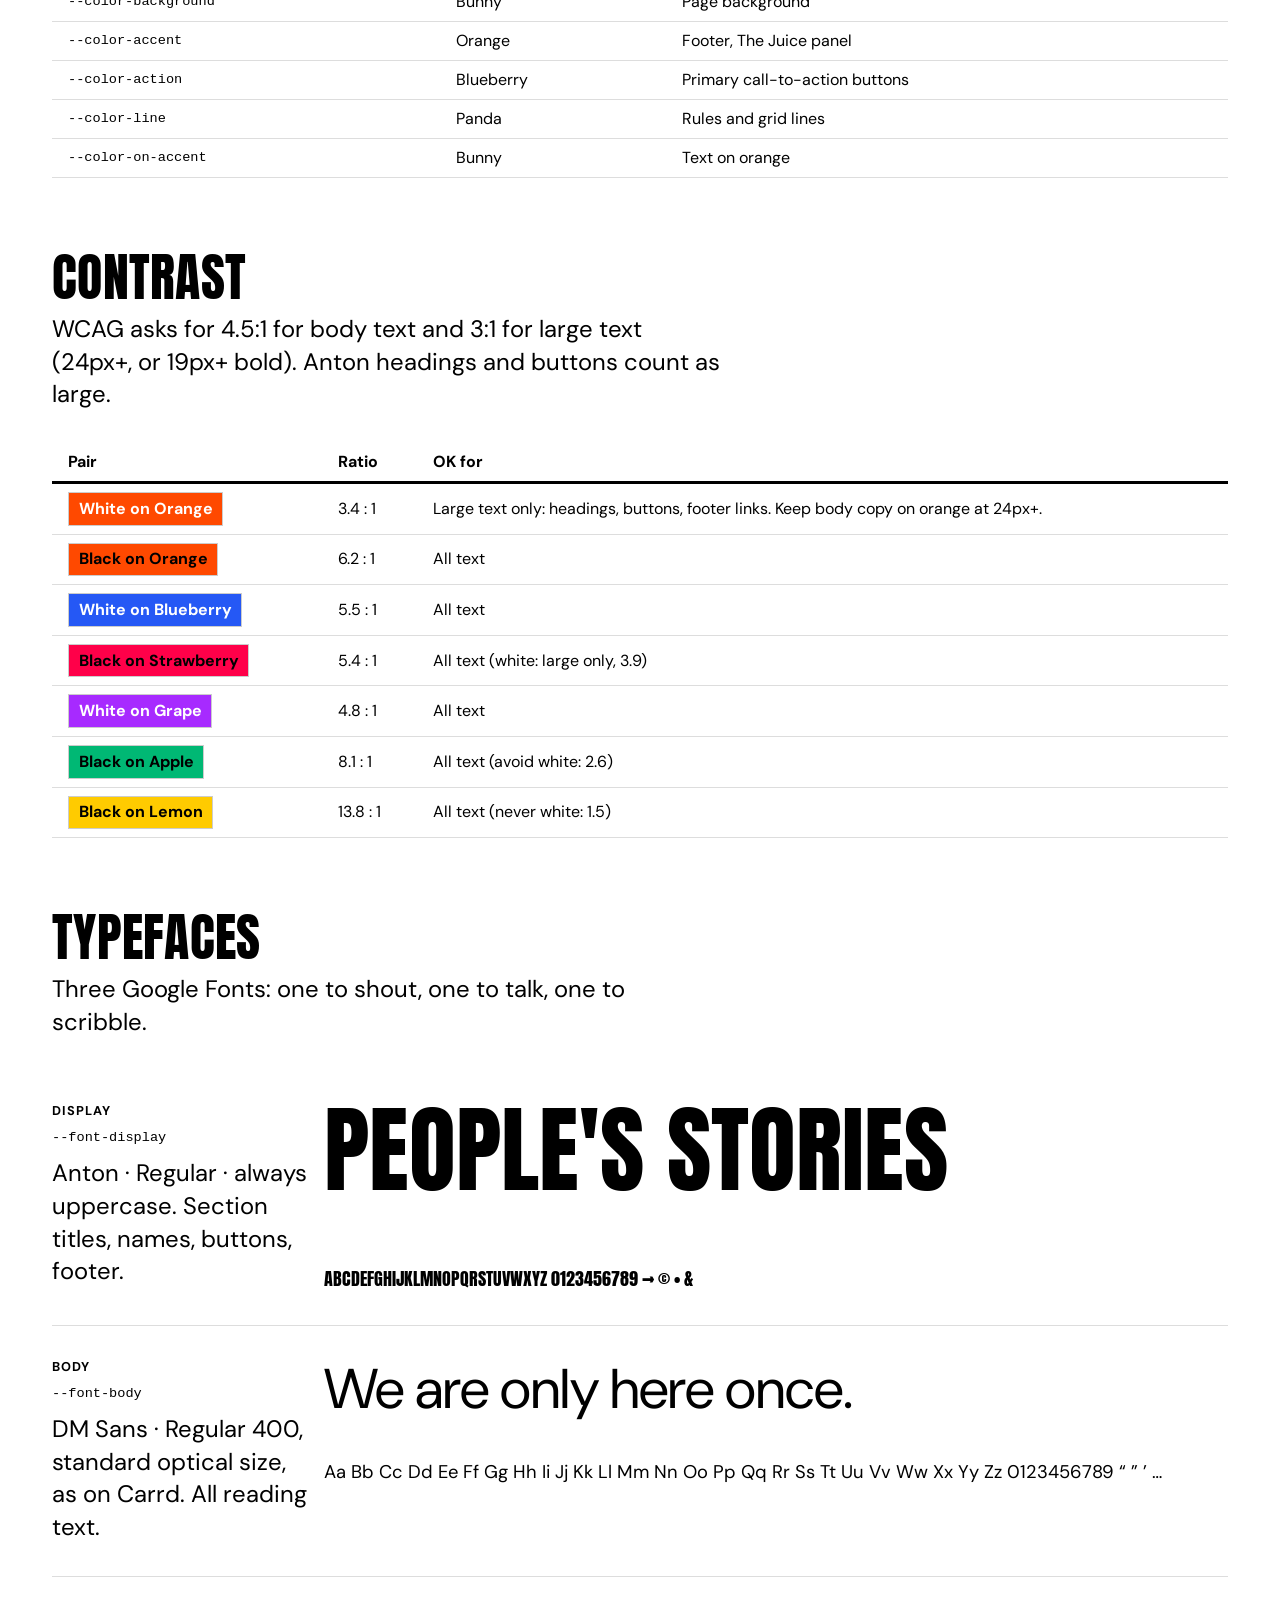
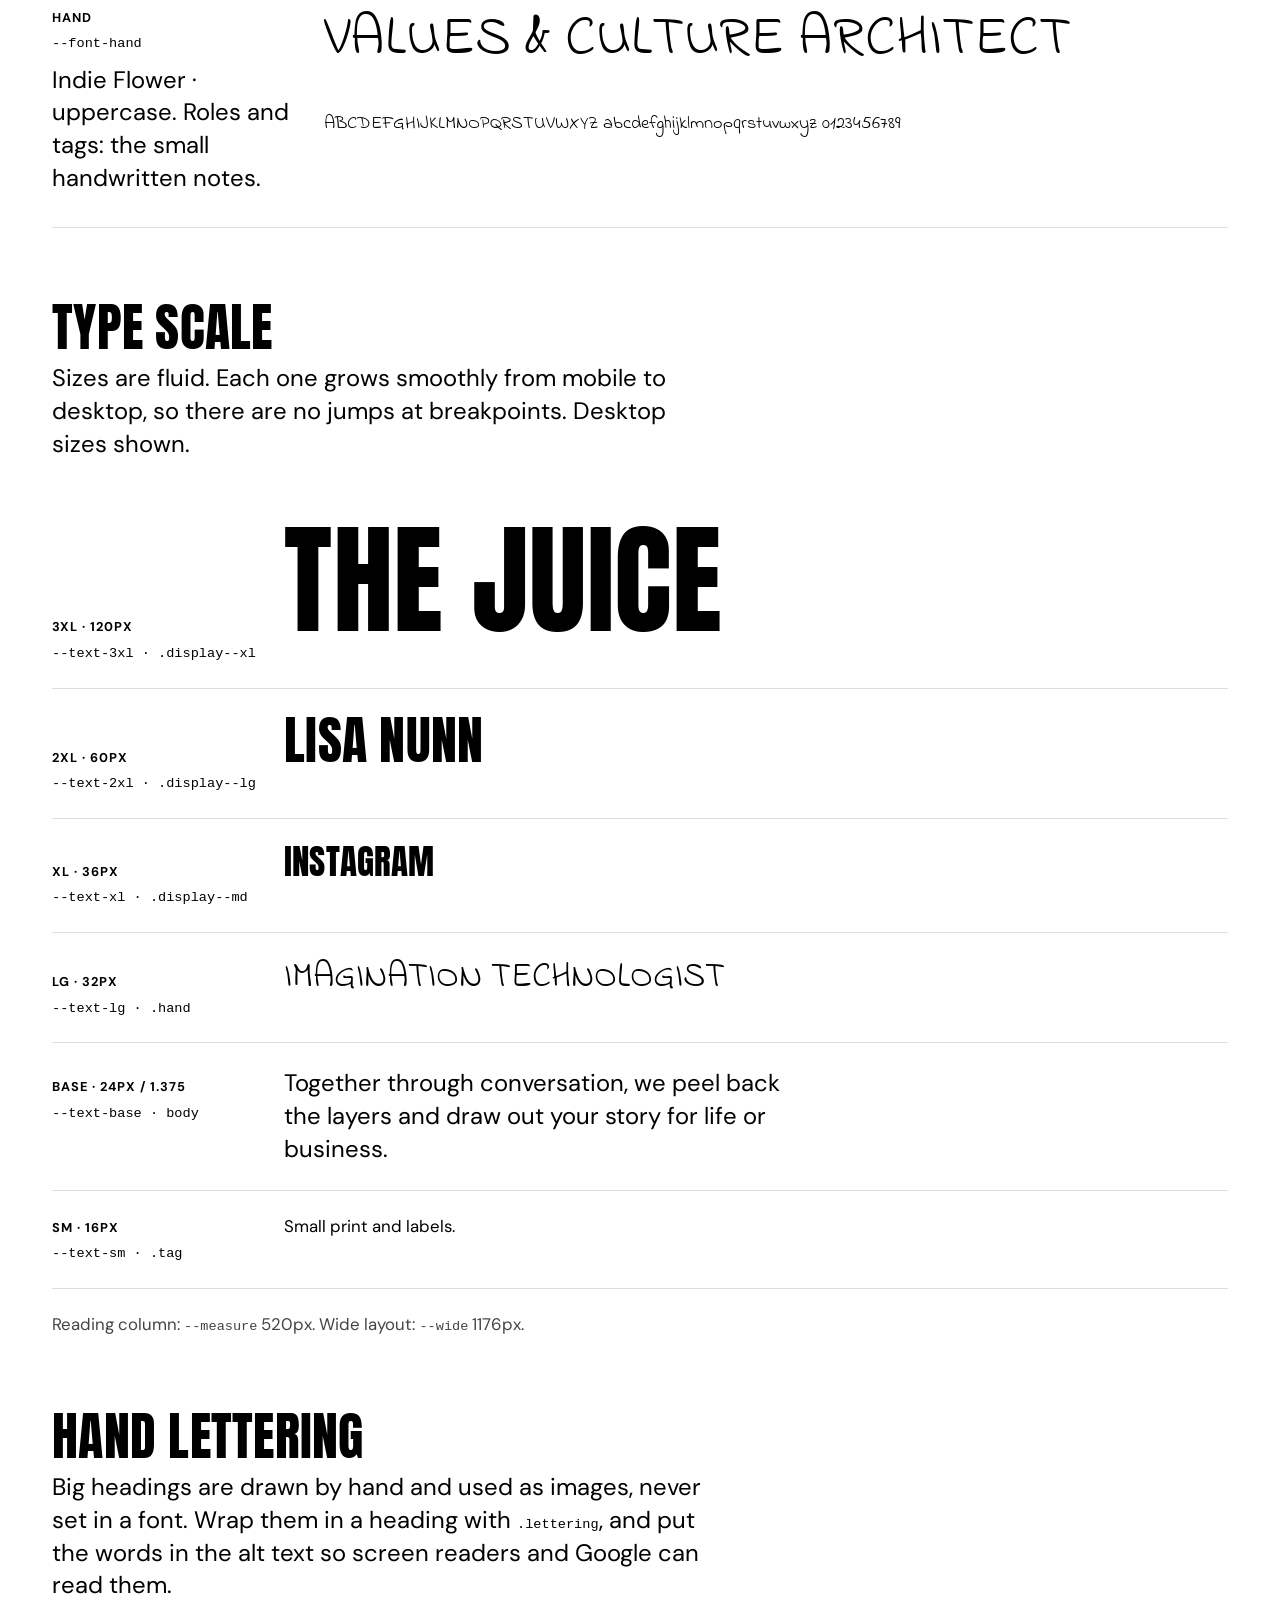
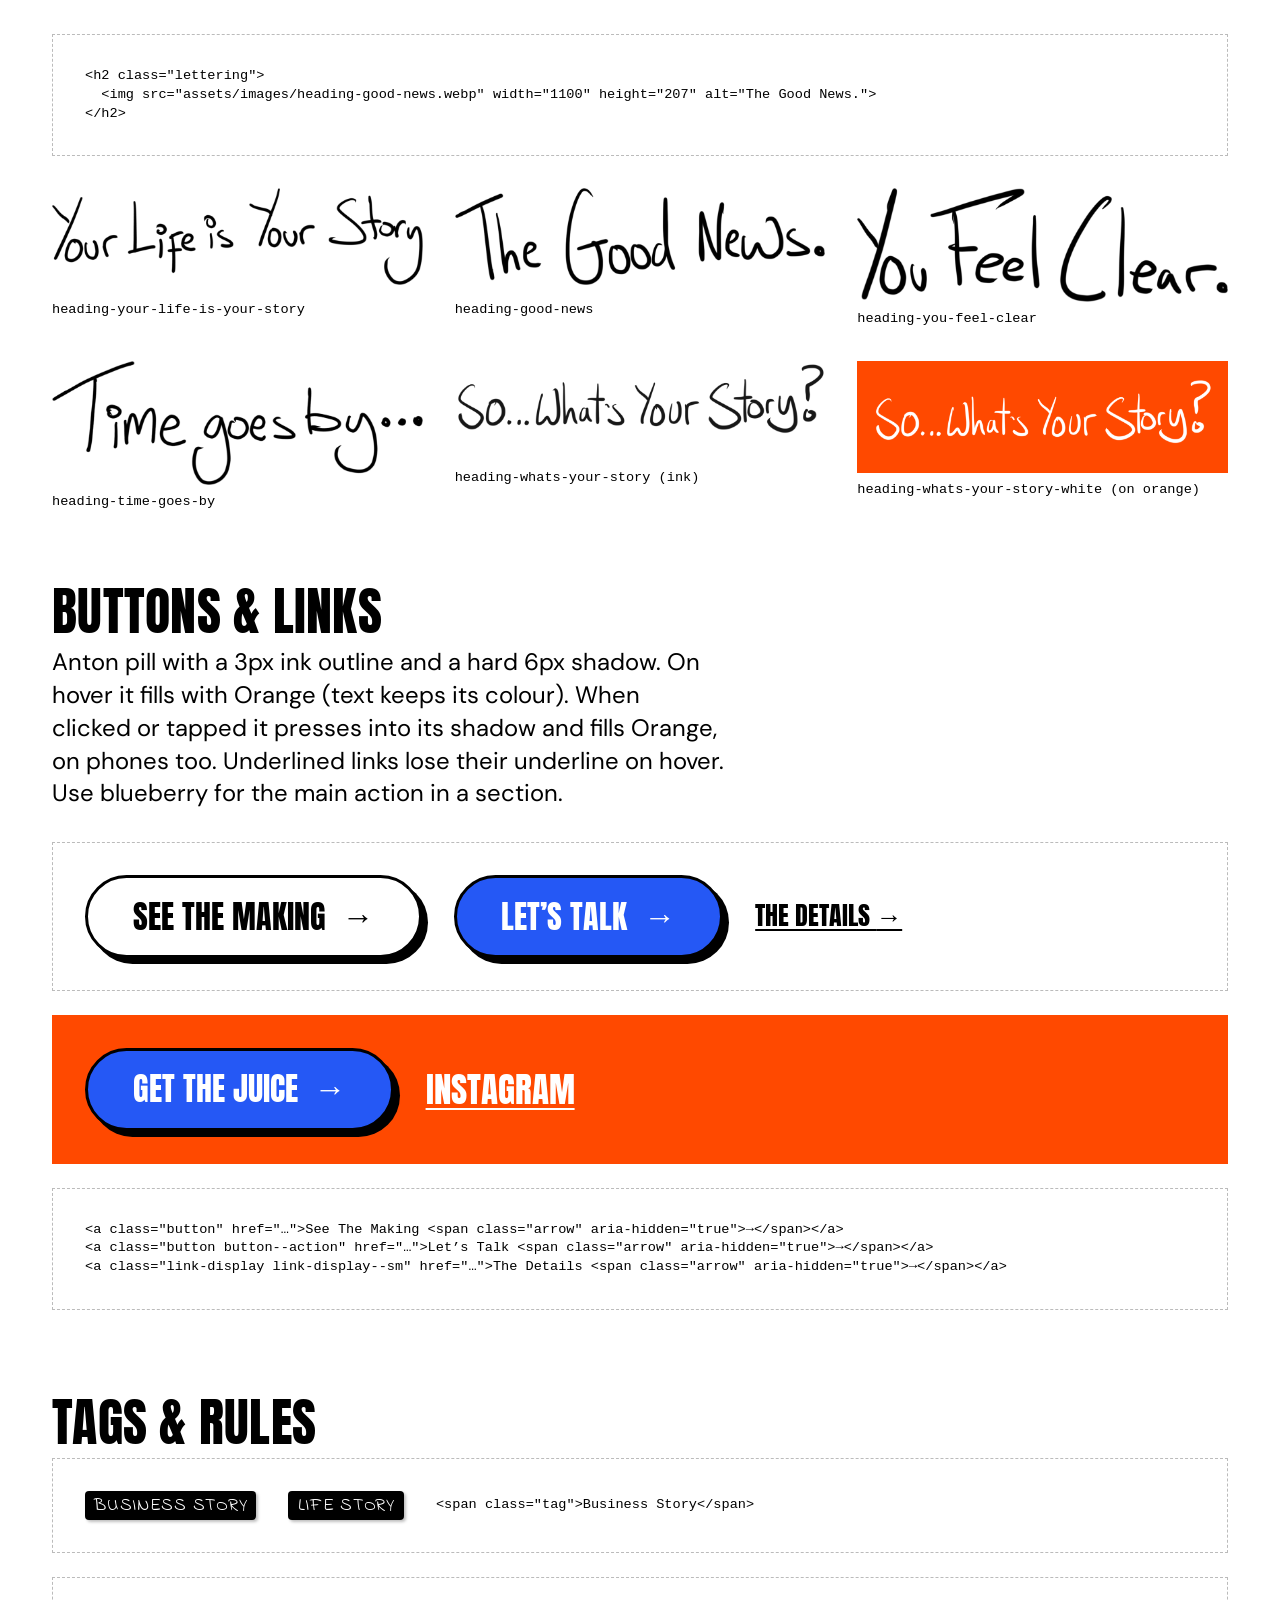
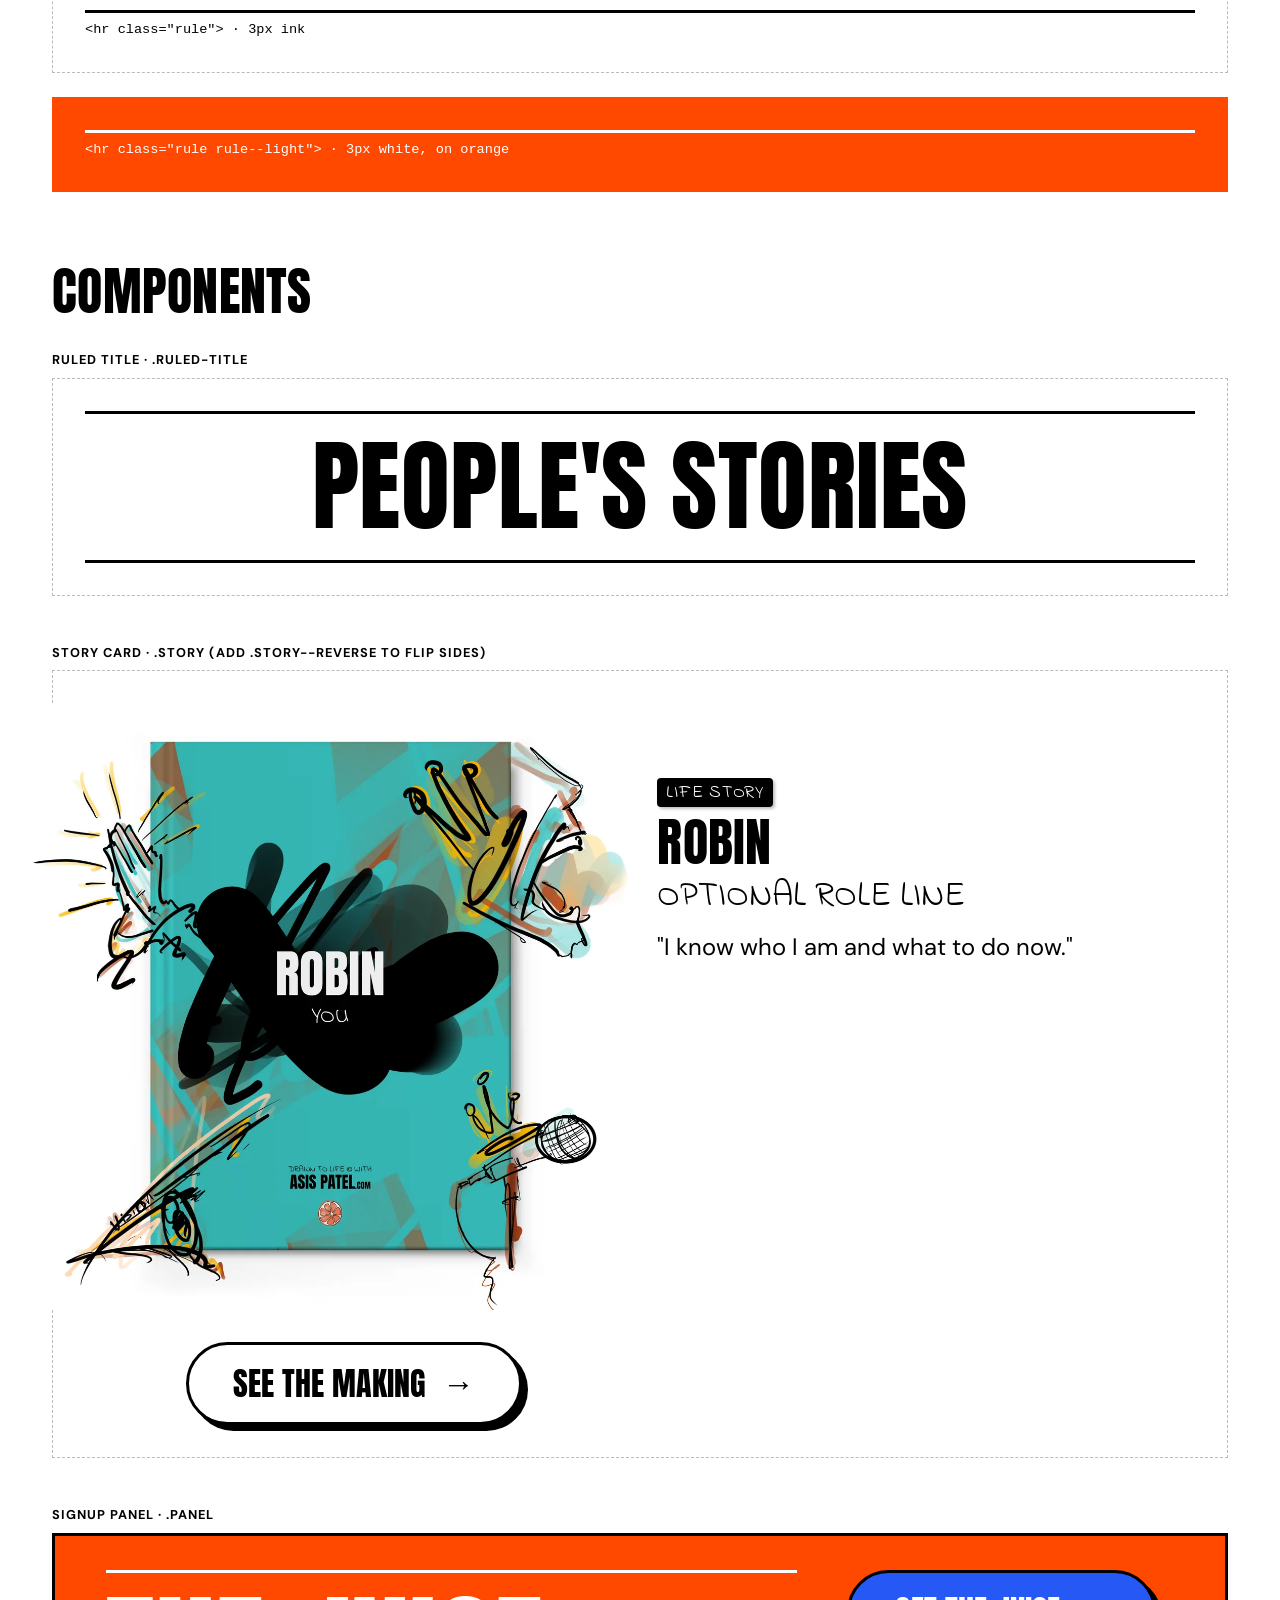
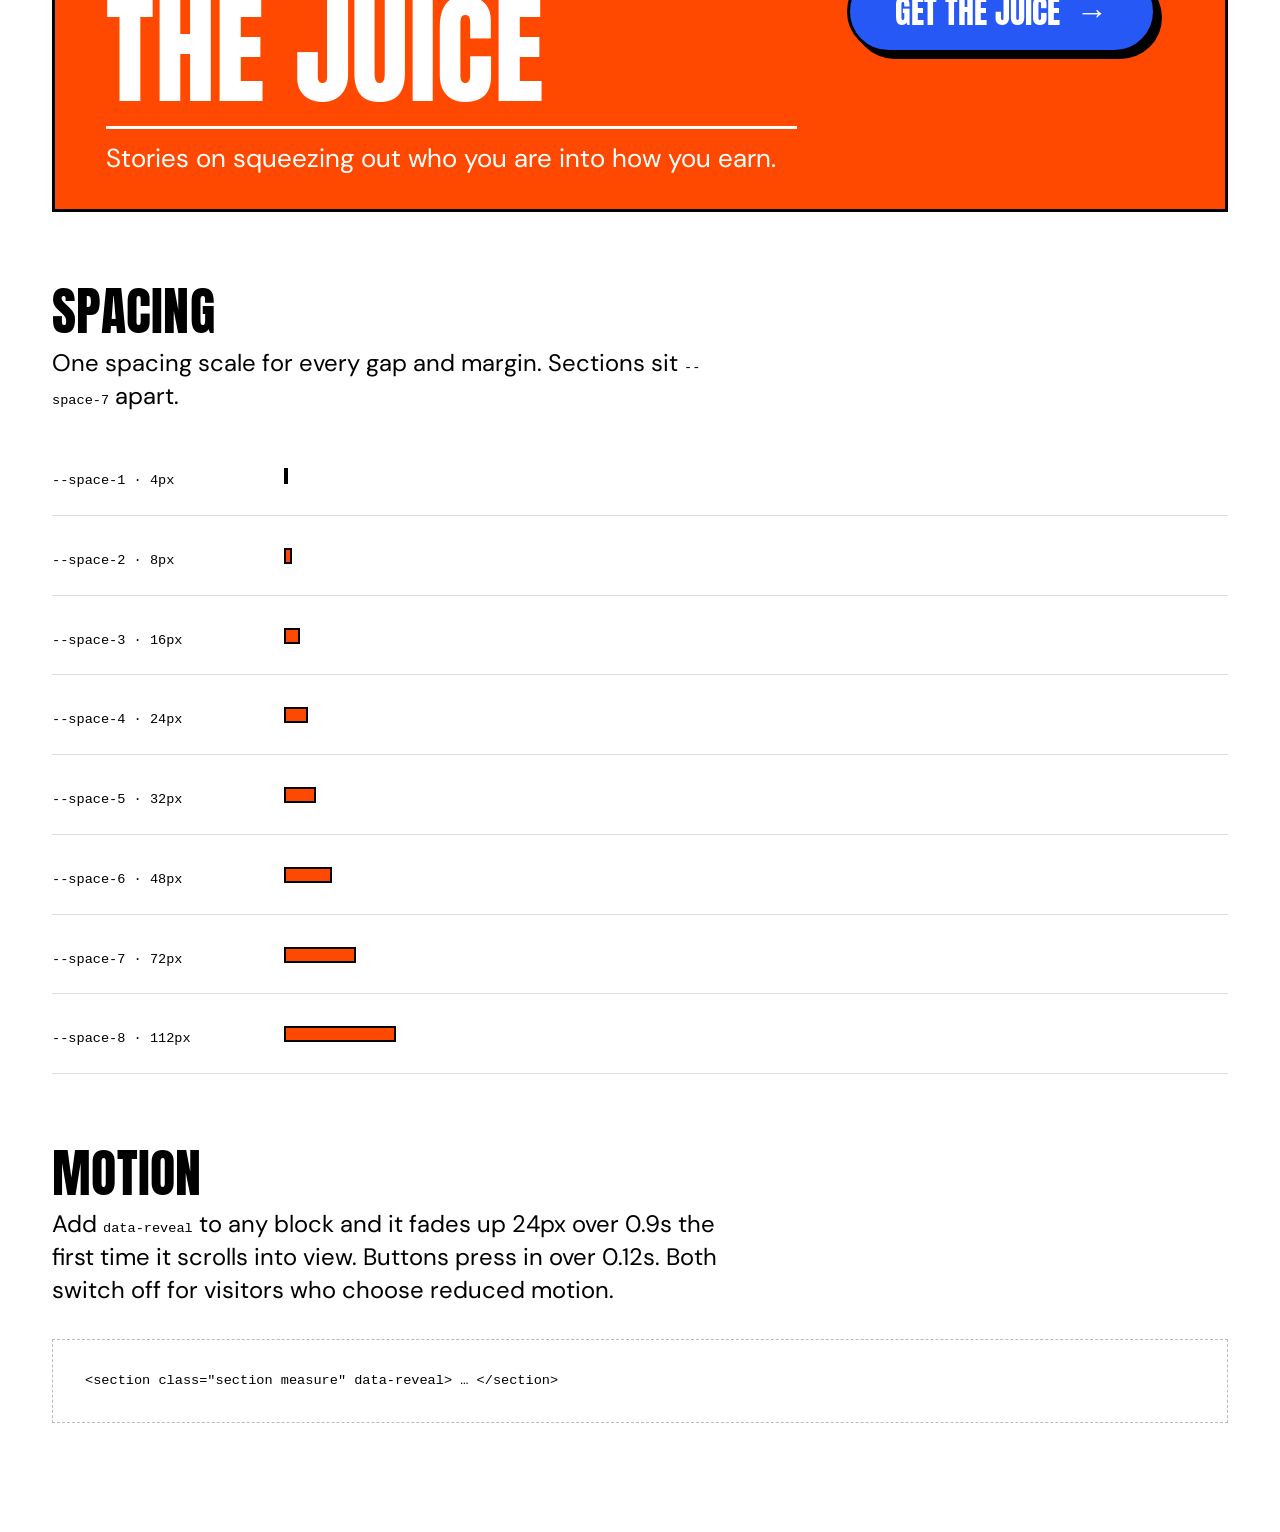
<file: styleguide.html>
<!DOCTYPE html>
<html lang="en-GB">
<head>
  <meta charset="utf-8">
  <meta name="viewport" content="width=device-width, initial-scale=1">
  <title>Pattern Library • Drawn To Life • Asis Patel Ltd</title>
  <meta name="robots" content="noindex">
  <link rel="icon" type="image/png" sizes="64x64" href="assets/favicon.png">
  <link rel="icon" type="image/png" sizes="32x32" href="assets/favicon-32.png">
  <link rel="preconnect" href="https://fonts.googleapis.com">
  <link rel="preconnect" href="https://fonts.gstatic.com" crossorigin>
  <link rel="stylesheet" href="https://fonts.googleapis.com/css2?display=swap&amp;family=DM+Sans:ital,wght@0,400;1,400&amp;family=Anton:ital,wght@0,400;1,400&amp;family=Indie+Flower:ital,wght@0,400;1,400">
  <link rel="stylesheet" href="assets/css/styles.css?v=202611242029">
  <style>
    /* Styles for this documentation page only */
    .sg-header { padding: var(--space-6) 0 var(--space-5); border-bottom: var(--rule) solid var(--panda); }
    .sg-header p { max-width: 40rem; }
    .sg-nav { display: flex; flex-wrap: wrap; gap: var(--space-2) var(--space-4); margin-top: var(--space-4); font-size: var(--text-sm); }
    .sg-section { padding: var(--space-7) 0 0; }
    .sg-section > .display { margin-bottom: var(--space-2); }
    .sg-intro { max-width: 42rem; margin-bottom: var(--space-5); }
    .sg-label { font-family: var(--font-body); font-size: 0.8rem; font-weight: 700; letter-spacing: 0.08em; text-transform: uppercase; }
    .sg-code { font-family: ui-monospace, SFMono-Regular, Menlo, monospace; font-size: 0.85rem; }
    .sg-note { font-size: var(--text-sm); color: #444; }

    .sg-swatches { display: grid; grid-template-columns: repeat(auto-fill, minmax(10.5rem, 1fr)); gap: var(--space-4); }
    .sg-swatch { border: var(--rule) solid var(--panda); box-shadow: var(--shadow-hard); background: var(--bunny); }
    .sg-swatch__chip { height: 7rem; border-bottom: var(--rule) solid var(--panda); display: flex; align-items: flex-end; padding: var(--space-2); font-size: 2rem; }
    .sg-swatch__info { padding: var(--space-3); display: grid; gap: 0.15rem; font-size: 0.95rem; line-height: 1.3; }
    .sg-swatch__name { font-family: var(--font-display); font-size: 1.5rem; text-transform: uppercase; }

    .sg-table { width: 100%; border-collapse: collapse; font-size: 1rem; }
    .sg-table th, .sg-table td { padding: var(--space-2) var(--space-3); border-bottom: 1px solid #ddd; text-align: left; vertical-align: middle; }
    .sg-table th { border-bottom: var(--rule) solid var(--panda); }
    .sg-pair { display: inline-block; min-width: 7rem; padding: 0.3rem 0.6rem; border: 1px solid #ccc; font-weight: 700; }

    .sg-font { display: grid; gap: var(--space-3); padding: var(--space-5) 0; border-bottom: 1px solid #ddd; }
    @media (min-width: 48rem) { .sg-font { grid-template-columns: 16rem 1fr; } }
    .sg-font__sample--display { font-family: var(--font-display); font-size: clamp(3rem, 8vw, 6rem); line-height: 1; text-transform: uppercase; }
    .sg-font__sample--body { font-family: var(--font-body); font-size: clamp(2rem, 5vw, 3.5rem); line-height: 1.1; }
    .sg-font__sample--hand { font-family: var(--font-hand); font-size: clamp(2rem, 5vw, 3.5rem); line-height: 1.1; text-transform: uppercase; }
    .sg-alphabet { font-size: 1.15rem; line-height: 1.5; word-break: break-all; }

    .sg-scale-row { display: grid; gap: var(--space-2); padding: var(--space-4) 0; border-bottom: 1px solid #ddd; align-items: baseline; }
    @media (min-width: 48rem) { .sg-scale-row { grid-template-columns: 14rem 1fr; } }

    .sg-demo { padding: var(--space-5); border: 1px dashed #bbb; }
    .sg-demo--accent { background: var(--orange); border-color: var(--orange); }
    .sg-row { display: flex; flex-wrap: wrap; gap: var(--space-5); align-items: center; }

    .sg-space { display: grid; gap: var(--space-2); }
    .sg-space__bar { height: 1rem; background: var(--orange); border: 2px solid var(--panda); }

    .sg-lettering { display: grid; gap: var(--space-5); grid-template-columns: repeat(auto-fill, minmax(18rem, 1fr)); }
    .sg-lettering figure { margin: 0; display: grid; gap: var(--space-2); }
    .sg-lettering .dark { background: var(--orange); padding: var(--space-3); }
  </style>
</head>
<body>

<header class="sg-header">
  <div class="wide">
    <p class="sg-label">Drawn To Life • Asis Patel Ltd</p>
    <h1 class="display display--xl">Pattern Library</h1>
    <p>Colours, typography and components for asispatel.com. Everything here comes from <span class="sg-code">assets/css/styles.css</span>. Change a token there and the site and this page both update.</p>
    <nav class="sg-nav" aria-label="Sections">
      <a href="#colour">Colour</a>
      <a href="#contrast">Contrast</a>
      <a href="#type">Typefaces</a>
      <a href="#scale">Type scale</a>
      <a href="#lettering">Hand lettering</a>
      <a href="#buttons">Buttons &amp; links</a>
      <a href="#elements">Tags &amp; rules</a>
      <a href="#components">Components</a>
      <a href="#spacing">Spacing</a>
      <a href="#motion">Motion</a>
      <a href="index.html">← Back to the site</a>
    </nav>
  </div>
</header>

<main class="wide">

  <!-- COLOUR -->
  <section class="sg-section" id="colour">
    <h2 class="display display--lg">Colour</h2>
    <p class="sg-intro">Six fruit colours plus ink and paper. On the site, orange is the brand colour, blueberry marks actions, and black and white carry everything else. The other fruits show up in the drawings and are here for future pages.</p>
    <div class="sg-swatches">
      <div class="sg-swatch"><div class="sg-swatch__chip" style="background:var(--strawberry)">🍓</div><div class="sg-swatch__info"><span class="sg-swatch__name">Strawberry</span><span class="sg-code">#FF0049</span><span class="sg-code">--strawberry</span></div></div>
      <div class="sg-swatch"><div class="sg-swatch__chip" style="background:var(--orange)">🍊</div><div class="sg-swatch__info"><span class="sg-swatch__name">Orange</span><span class="sg-code">#FF4900</span><span class="sg-code">--orange</span><span class="sg-note">Brand · footer, The Juice</span></div></div>
      <div class="sg-swatch"><div class="sg-swatch__chip" style="background:var(--lemon)">🍋</div><div class="sg-swatch__info"><span class="sg-swatch__name">Lemon</span><span class="sg-code">#FFCB00</span><span class="sg-code">--lemon</span></div></div>
      <div class="sg-swatch"><div class="sg-swatch__chip" style="background:var(--apple)">🍏</div><div class="sg-swatch__info"><span class="sg-swatch__name">Apple</span><span class="sg-code">#00B874</span><span class="sg-code">--apple</span></div></div>
      <div class="sg-swatch"><div class="sg-swatch__chip" style="background:var(--blueberry)">🫐</div><div class="sg-swatch__info"><span class="sg-swatch__name">Blueberry</span><span class="sg-code">#2558F5</span><span class="sg-code">--blueberry</span><span class="sg-note">Actions · Let's Talk, Get The Juice</span></div></div>
      <div class="sg-swatch"><div class="sg-swatch__chip" style="background:var(--grape)">🍇</div><div class="sg-swatch__info"><span class="sg-swatch__name">Grape</span><span class="sg-code">#A72AFF</span><span class="sg-code">--grape</span></div></div>
      <div class="sg-swatch"><div class="sg-swatch__chip" style="background:var(--panda);color:#fff">🐼</div><div class="sg-swatch__info"><span class="sg-swatch__name">Panda</span><span class="sg-code">#000000</span><span class="sg-code">--panda</span><span class="sg-note">Text, rules, outlines, shadows</span></div></div>
      <div class="sg-swatch"><div class="sg-swatch__chip" style="background:var(--bunny)">🐰</div><div class="sg-swatch__info"><span class="sg-swatch__name">Bunny</span><span class="sg-code">#FFFFFF</span><span class="sg-code">--bunny</span><span class="sg-note">Page background</span></div></div>
    </div>

    <h3 class="display display--md" style="margin-top:var(--space-6)">Colour roles</h3>
    <p class="sg-intro">Components use these role names, not the fruit names, so you can re-theme in one place.</p>
    <table class="sg-table">
      <thead><tr><th>Token</th><th>Points to</th><th>Used for</th></tr></thead>
      <tbody>
        <tr><td class="sg-code">--color-text</td><td>Panda</td><td>All body copy and headings</td></tr>
        <tr><td class="sg-code">--color-background</td><td>Bunny</td><td>Page background</td></tr>
        <tr><td class="sg-code">--color-accent</td><td>Orange</td><td>Footer, The Juice panel</td></tr>
        <tr><td class="sg-code">--color-action</td><td>Blueberry</td><td>Primary call-to-action buttons</td></tr>
        <tr><td class="sg-code">--color-line</td><td>Panda</td><td>Rules and grid lines</td></tr>
        <tr><td class="sg-code">--color-on-accent</td><td>Bunny</td><td>Text on orange</td></tr>
      </tbody>
    </table>
  </section>

  <!-- CONTRAST -->
  <section class="sg-section" id="contrast">
    <h2 class="display display--lg">Contrast</h2>
    <p class="sg-intro">WCAG asks for 4.5:1 for body text and 3:1 for large text (24px+, or 19px+ bold). Anton headings and buttons count as large.</p>
    <table class="sg-table">
      <thead><tr><th>Pair</th><th>Ratio</th><th>OK for</th></tr></thead>
      <tbody>
        <tr><td><span class="sg-pair" style="background:var(--orange);color:#fff">White on Orange</span></td><td>3.4 : 1</td><td>Large text only: headings, buttons, footer links. Keep body copy on orange at 24px+.</td></tr>
        <tr><td><span class="sg-pair" style="background:var(--orange);color:#000">Black on Orange</span></td><td>6.2 : 1</td><td>All text</td></tr>
        <tr><td><span class="sg-pair" style="background:var(--blueberry);color:#fff">White on Blueberry</span></td><td>5.5 : 1</td><td>All text</td></tr>
        <tr><td><span class="sg-pair" style="background:var(--strawberry);color:#000">Black on Strawberry</span></td><td>5.4 : 1</td><td>All text (white: large only, 3.9)</td></tr>
        <tr><td><span class="sg-pair" style="background:var(--grape);color:#fff">White on Grape</span></td><td>4.8 : 1</td><td>All text</td></tr>
        <tr><td><span class="sg-pair" style="background:var(--apple);color:#000">Black on Apple</span></td><td>8.1 : 1</td><td>All text (avoid white: 2.6)</td></tr>
        <tr><td><span class="sg-pair" style="background:var(--lemon);color:#000">Black on Lemon</span></td><td>13.8 : 1</td><td>All text (never white: 1.5)</td></tr>
      </tbody>
    </table>
  </section>

  <!-- TYPEFACES -->
  <section class="sg-section" id="type">
    <h2 class="display display--lg">Typefaces</h2>
    <p class="sg-intro">Three Google Fonts: one to shout, one to talk, one to scribble.</p>

    <div class="sg-font">
      <div><p class="sg-label">Display</p><p class="sg-code">--font-display</p><p>Anton · Regular · always uppercase. Section titles, names, buttons, footer.</p></div>
      <div><p class="sg-font__sample--display">People's Stories</p><p class="sg-alphabet" style="font-family:var(--font-display)">ABCDEFGHIJKLMNOPQRSTUVWXYZ 0123456789 → © • &amp;</p></div>
    </div>

    <div class="sg-font">
      <div><p class="sg-label">Body</p><p class="sg-code">--font-body</p><p>DM Sans · Regular 400, standard optical size, as on Carrd. All reading text.</p></div>
      <div><p class="sg-font__sample--body">We are only here once.</p><p class="sg-alphabet">Aa Bb Cc Dd Ee Ff Gg Hh Ii Jj Kk Ll Mm Nn Oo Pp Qq Rr Ss Tt Uu Vv Ww Xx Yy Zz 0123456789 “ ” ’ …</p></div>
    </div>

    <div class="sg-font">
      <div><p class="sg-label">Hand</p><p class="sg-code">--font-hand</p><p>Indie Flower · uppercase. Roles and tags: the small handwritten notes.</p></div>
      <div><p class="sg-font__sample--hand">Values &amp; Culture Architect</p><p class="sg-alphabet" style="font-family:var(--font-hand)">ABCDEFGHIJKLMNOPQRSTUVWXYZ abcdefghijklmnopqrstuvwxyz 0123456789</p></div>
    </div>
  </section>

  <!-- SCALE -->
  <section class="sg-section" id="scale">
    <h2 class="display display--lg">Type scale</h2>
    <p class="sg-intro">Sizes are fluid. Each one grows smoothly from mobile to desktop, so there are no jumps at breakpoints. Desktop sizes shown.</p>
    <div class="sg-scale-row"><div><p class="sg-label">3XL · 120px</p><p class="sg-code">--text-3xl · .display--xl</p></div><p class="display display--xl">The Juice</p></div>
    <div class="sg-scale-row"><div><p class="sg-label">2XL · 60px</p><p class="sg-code">--text-2xl · .display--lg</p></div><p class="display display--lg">Lisa Nunn</p></div>
    <div class="sg-scale-row"><div><p class="sg-label">XL · 36px</p><p class="sg-code">--text-xl · .display--md</p></div><p class="display display--md">Instagram</p></div>
    <div class="sg-scale-row"><div><p class="sg-label">LG · 32px</p><p class="sg-code">--text-lg · .hand</p></div><p class="hand">Imagination Technologist</p></div>
    <div class="sg-scale-row"><div><p class="sg-label">Base · 24px / 1.375</p><p class="sg-code">--text-base · body</p></div><p style="max-width:var(--measure)">Together through conversation, we peel back the layers and draw out your story for life or business.</p></div>
    <div class="sg-scale-row"><div><p class="sg-label">SM · 16px</p><p class="sg-code">--text-sm · .tag</p></div><p style="font-size:var(--text-sm)">Small print and labels.</p></div>
    <p class="sg-note" style="margin-top:var(--space-4)">Reading column: <span class="sg-code">--measure</span> 520px. Wide layout: <span class="sg-code">--wide</span> 1176px.</p>
  </section>

  <!-- LETTERING -->
  <section class="sg-section" id="lettering">
    <h2 class="display display--lg">Hand lettering</h2>
    <p class="sg-intro">Big headings are drawn by hand and used as images, never set in a font. Wrap them in a heading with <span class="sg-code">.lettering</span>, and put the words in the alt text so screen readers and Google can read them.</p>
    <pre class="sg-code sg-demo" style="white-space:pre-wrap;margin-bottom:var(--space-5)">&lt;h2 class="lettering"&gt;
  &lt;img src="assets/images/heading-good-news.webp" width="1100" height="207" alt="The Good News."&gt;
&lt;/h2&gt;</pre>
    <div class="sg-lettering">
      <figure><img src="assets/images/heading-your-life-is-your-story.webp" width="1100" height="286" alt="Your Life is Your Story"><figcaption class="sg-code">heading-your-life-is-your-story</figcaption></figure>
      <figure><img src="assets/images/heading-good-news.webp" width="1100" height="286" alt="The Good News."><figcaption class="sg-code">heading-good-news</figcaption></figure>
      <figure><img src="assets/images/heading-you-feel-clear.webp" width="1100" height="338" alt="You Feel Clear."><figcaption class="sg-code">heading-you-feel-clear</figcaption></figure>
      <figure><img src="assets/images/heading-time-goes-by.webp" width="1100" height="369" alt="Time goes by…"><figcaption class="sg-code">heading-time-goes-by</figcaption></figure>
      <figure><img src="assets/images/heading-whats-your-story.webp" width="2200" height="449" alt="So…What's Your Story?"><figcaption class="sg-code">heading-whats-your-story (ink)</figcaption></figure>
      <figure><div class="dark"><img src="assets/images/heading-whats-your-story-white.webp" width="2200" height="449" alt="So…What's Your Story?"></div><figcaption class="sg-code">heading-whats-your-story-white (on orange)</figcaption></figure>
    </div>
  </section>

  <!-- BUTTONS -->
  <section class="sg-section" id="buttons">
    <h2 class="display display--lg">Buttons &amp; links</h2>
    <p class="sg-intro">Anton pill with a 3px ink outline and a hard 6px shadow. On hover it fills with Orange (text keeps its colour). When clicked or tapped it presses into its shadow and fills Orange, on phones too. Underlined links lose their underline on hover. Use blueberry for the main action in a section.</p>
    <div class="sg-row sg-demo">
      <a class="button" href="#buttons">See The Making <span class="arrow" aria-hidden="true">→</span></a>
      <a class="button button--action" href="#buttons">Let’s Talk <span class="arrow" aria-hidden="true">→</span></a>
      <a class="link-display link-display--sm" href="#buttons">The Details <span class="arrow" aria-hidden="true">→</span></a>
    </div>
    <div class="sg-row sg-demo sg-demo--accent" style="margin-top:var(--space-4);color:#fff">
      <a class="button button--action" href="#buttons">Get The Juice <span class="arrow" aria-hidden="true">→</span></a>
      <a class="link-display" href="#buttons">Instagram</a>
    </div>
    <pre class="sg-code sg-demo" style="white-space:pre-wrap;margin-top:var(--space-4)">&lt;a class="button" href="…"&gt;See The Making &lt;span class="arrow" aria-hidden="true"&gt;→&lt;/span&gt;&lt;/a&gt;
&lt;a class="button button--action" href="…"&gt;Let’s Talk &lt;span class="arrow" aria-hidden="true"&gt;→&lt;/span&gt;&lt;/a&gt;
&lt;a class="link-display link-display--sm" href="…"&gt;The Details &lt;span class="arrow" aria-hidden="true"&gt;→&lt;/span&gt;&lt;/a&gt;</pre>
  </section>

  <!-- TAGS & RULES -->
  <section class="sg-section" id="elements">
    <h2 class="display display--lg">Tags &amp; rules</h2>
    <div class="sg-row sg-demo">
      <span class="tag">Business Story</span>
      <span class="tag">Life Story</span>
      <span class="sg-code">&lt;span class="tag"&gt;Business Story&lt;/span&gt;</span>
    </div>
    <div class="sg-demo" style="margin-top:var(--space-4)">
      <hr class="rule">
      <p class="sg-code" style="margin-top:var(--space-2)">&lt;hr class="rule"&gt; · 3px ink</p>
    </div>
    <div class="sg-demo sg-demo--accent" style="margin-top:var(--space-4);color:#fff">
      <hr class="rule rule--light">
      <p class="sg-code" style="margin-top:var(--space-2)">&lt;hr class="rule rule--light"&gt; · 3px white, on orange</p>
    </div>
  </section>

  <!-- COMPONENTS -->
  <section class="sg-section" id="components">
    <h2 class="display display--lg">Components</h2>

    <p class="sg-label" style="margin-top:var(--space-5)">Ruled title · .ruled-title</p>
    <div class="ruled-title sg-demo">
      <hr class="rule">
      <h3 class="display display--title">People's Stories</h3>
      <hr class="rule">
    </div>

    <p class="sg-label" style="margin-top:var(--space-6)">Story card · .story (add .story--reverse to flip sides)</p>
    <article class="story sg-demo">
      <div class="story__media">
        <img src="assets/images/story-robin.webp" width="1200" height="1200" loading="lazy" alt="Illustrated book cover for Robin.">
        <a class="button" href="#components">See The Making <span class="arrow" aria-hidden="true">→</span></a>
      </div>
      <div class="story__body">
        <span class="tag">Life Story</span>
        <h3 class="display display--lg story__name">Robin</h3>
        <p class="hand story__role">Optional role line</p>
        <blockquote class="story__quote"><p>"I know who I am and what to do now."</p></blockquote>
      </div>
    </article>

    <p class="sg-label" style="margin-top:var(--space-6)">Signup panel · .panel</p>
    <div class="panel">
      <div class="panel__copy">
        <hr class="rule rule--light">
        <h3 class="display display--xl">The Juice</h3>
        <hr class="rule rule--light">
        <p>Stories on squeezing out who you are into how you earn.</p>
      </div>
      <div class="panel__action"><a class="button button--action" href="#components">Get The Juice <span class="arrow" aria-hidden="true">→</span></a></div>
    </div>
  </section>

  <!-- SPACING -->
  <section class="sg-section" id="spacing">
    <h2 class="display display--lg">Spacing</h2>
    <p class="sg-intro">One spacing scale for every gap and margin. Sections sit <span class="sg-code">--space-7</span> apart.</p>
    <div class="sg-space">
      <div class="sg-scale-row"><span class="sg-code">--space-1 · 4px</span><div class="sg-space__bar" style="width:var(--space-1)"></div></div>
      <div class="sg-scale-row"><span class="sg-code">--space-2 · 8px</span><div class="sg-space__bar" style="width:var(--space-2)"></div></div>
      <div class="sg-scale-row"><span class="sg-code">--space-3 · 16px</span><div class="sg-space__bar" style="width:var(--space-3)"></div></div>
      <div class="sg-scale-row"><span class="sg-code">--space-4 · 24px</span><div class="sg-space__bar" style="width:var(--space-4)"></div></div>
      <div class="sg-scale-row"><span class="sg-code">--space-5 · 32px</span><div class="sg-space__bar" style="width:var(--space-5)"></div></div>
      <div class="sg-scale-row"><span class="sg-code">--space-6 · 48px</span><div class="sg-space__bar" style="width:var(--space-6)"></div></div>
      <div class="sg-scale-row"><span class="sg-code">--space-7 · 72px</span><div class="sg-space__bar" style="width:var(--space-7)"></div></div>
      <div class="sg-scale-row"><span class="sg-code">--space-8 · 112px</span><div class="sg-space__bar" style="width:var(--space-8)"></div></div>
    </div>
  </section>

  <!-- MOTION -->
  <section class="sg-section" id="motion" style="padding-bottom:var(--space-8)">
    <h2 class="display display--lg">Motion</h2>
    <p class="sg-intro">Add <span class="sg-code">data-reveal</span> to any block and it fades up 24px over 0.9s the first time it scrolls into view. Buttons press in over 0.12s. Both switch off for visitors who choose reduced motion.</p>
    <pre class="sg-code sg-demo" style="white-space:pre-wrap">&lt;section class="section measure" data-reveal&gt; … &lt;/section&gt;</pre>
  </section>

</main>
</body>
</html>
</file>
<file: assets/css/styles.css>
/* ==========================================================================
   Drawn To Life · Asis Patel Ltd
   One stylesheet for the site and the pattern library (styleguide.html).

   1. Design tokens
   2. Base
   3. Layout
   4. Typography
   5. Components
   6. Page sections
   7. Motion
   ========================================================================== */


/* 1. Design tokens
   -------------------------------------------------------------------------- */
:root {
  /* Brand palette */
  --strawberry: #FF0049;
  --orange:     #FF4900;
  --lemon:      #FFCB00;
  --apple:      #00B874;
  --blueberry:  #2558F5;
  --grape:      #A72AFF;
  --panda:      #000000;
  --bunny:      #FFFFFF;

  /* Roles: use these in components rather than the raw palette */
  --color-text:        var(--panda);
  --color-background:  var(--bunny);
  --color-accent:      var(--orange);
  --color-action:      var(--blueberry);
  --color-line:        var(--panda);
  --color-on-accent:   var(--bunny);

  /* Font families */
  --font-body:    "DM Sans", system-ui, -apple-system, "Segoe UI", sans-serif;
  --font-display: "Anton", "Impact", "Arial Narrow", sans-serif;
  --font-hand:    "Indie Flower", "Comic Sans MS", cursive;

  /* Type scale (fluid: mobile → desktop) */
  --text-sm:   clamp(0.95rem, 0.9rem + 0.2vw, 1.05rem);   /* labels, small print */
  --text-base: clamp(1.15rem, 1rem + 0.6vw, 1.4896rem);   /* body: 23.83px on desktop, as on Carrd */
  --text-lg:   clamp(1.4rem, 1rem + 1.3vw, 2.1667rem);  /* roles: 34.67px */
  --text-md:   clamp(1.25rem, 1rem + 0.7vw, 1.625rem);  /* Juice intro, copyright: 26px */
  --text-xl:   clamp(1.6rem, 1.3rem + 1.2vw, 2.1667rem);  /* footer links: 34.67px */
  --text-button:  clamp(1.5rem, 1.2rem + 1vw, 2rem);      /* pill buttons: 32px */
  --text-link-sm: clamp(1.35rem, 1.15rem + 0.6vw, 1.625rem); /* The Details: 26px */
  --text-2xl:  clamp(2.25rem, 1.6rem + 2.2vw, 3.25rem);   /* story names: 52px */
  --text-title: clamp(3rem, 1.5rem + 5.4vw, 6.23rem);     /* PEOPLE'S STORIES: 100px */
  --text-3xl:  clamp(3.25rem, 1.6rem + 6.6vw, 7.58rem);   /* THE JUICE: 121px */

  --leading-tight: 1.05;
  --leading-body:  1.375;

  /* Spacing */
  --space-1: 0.25rem;
  --space-2: 0.5rem;
  --space-3: 1rem;
  --space-4: 1.5rem;
  --space-5: 2rem;
  --space-6: 3rem;
  --space-7: 4.5rem;
  --space-8: 7rem;

  /* Widths */
  --measure: 32.5rem;   /* 520px reading column */
  --wide:    80.2rem;   /* 1283px wide container */
  --illo:    43.3rem;   /* 693px illustrations and hero */
  --gutter:  clamp(1.25rem, 4vw, 3.25rem);
  --block:   2.1667rem; /* 35px gap between blocks, as on Carrd */

  /* Lines, corners, shadows */
  --rule:          3px;
  --radius-sm:     4px;
  --radius-pill:   999px;
  --shadow-hard:   6px 6px 0 var(--panda);
  --shadow-hard-sm: 3px 3px 0 var(--panda);

  /* Motion */
  --ease-out: cubic-bezier(0.22, 1, 0.36, 1);
  --duration-reveal: 900ms;
  --duration-press:  120ms;
}


/* Desktop (981px and up): fixed sizes, exactly as on Carrd, which doesn't
   scale type with window width. Below this the fluid sizes above apply. */
@media (min-width: 61.3125rem) {
  :root {
    --text-base:    1.4896rem;  /* 23.83px */
    --text-md:      1.625rem;   /* 26px */
    --text-lg:      2.1667rem;  /* 34.67px */
    --text-xl:      2.1667rem;  /* 34.67px */
    --text-button:  2rem;       /* 32px */
    --text-link-sm: 1.625rem;   /* 26px */
    --text-2xl:     3.25rem;    /* 52px */
    --text-title:   6.23rem;    /* 99.7px */
    --text-3xl:     7.58rem;    /* 121px */
    --gutter:       3.25rem;    /* 52px */
  }
}


/* 2. Base
   -------------------------------------------------------------------------- */
*, *::before, *::after { box-sizing: border-box; }

html {
  -webkit-text-size-adjust: 100%;
  scroll-behavior: smooth;
}

/* Backdrop, as on Carrd: black with orange juice dots, fixed behind the
   page. It shows in the strip under the footer and whenever you bounce
   past the top or bottom of the page. The content sits on white. */
html:has(.site-footer) { background-color: var(--panda); }
html:has(.site-footer) body { background: transparent; }
html:has(.site-footer) body::before {
  content: "";
  position: fixed;
  inset: 0;
  z-index: -1;
  background-color: var(--panda);
  background-image: radial-gradient(circle, var(--orange) 0 5px, transparent 6px);
  background-size: 67px 67px;
  background-position: 18px 14px;
  pointer-events: none;
}
html:has(.site-footer) main { background: var(--bunny); }
.dots { height: 3rem; }   /* see-through strip under the footer */

body {
  margin: 0;
  background: var(--color-background);
  color: var(--color-text);
  font-family: var(--font-body);
  font-size: var(--text-base);
  line-height: var(--leading-body);
  text-rendering: optimizeLegibility;
}

img { display: block; max-width: 100%; height: auto; }

p { margin: 0 0 0.7em; }
p:last-child { margin-bottom: 0; }

a { color: inherit; text-underline-offset: 0.12em; }

:focus-visible {
  outline: 3px solid var(--blueberry);
  outline-offset: 4px;
}

.visually-hidden {
  position: absolute !important;
  width: 1px; height: 1px;
  overflow: hidden;
  clip: rect(0 0 0 0);
  white-space: nowrap;
}

.skip-link {
  position: absolute;
  left: var(--space-3);
  top: -4rem;
  z-index: 10;
  padding: var(--space-2) var(--space-3);
  background: var(--panda);
  color: var(--bunny);
  font-family: var(--font-display);
  text-transform: uppercase;
}
.skip-link:focus { top: var(--space-3); }


/* 3. Layout
   -------------------------------------------------------------------------- */
.measure {
  width: min(100% - 2 * var(--gutter), var(--measure));
  margin-inline: auto;
}

.wide {
  width: min(100% - 2 * var(--gutter), var(--wide));
  margin-inline: auto;
}

.full { width: 100%; }

.section { margin-block: var(--block); }
.section--tight { margin-block: var(--space-5); }

.stack > * + * { margin-top: var(--space-3); }

.center { text-align: center; }
.center img { margin-inline: auto; }


/* 4. Typography
   -------------------------------------------------------------------------- */
.display {
  margin: 0;
  font-family: var(--font-display);
  font-weight: 400;
  line-height: var(--leading-tight);
  text-transform: uppercase;
  letter-spacing: 0.005em;
}
.display--xl { font-size: var(--text-3xl); }
.display--title { font-size: var(--text-title); }
.display--lg { font-size: var(--text-2xl); }
.display--md { font-size: var(--text-xl); }

.hand {
  margin: 0;
  font-family: var(--font-hand);
  font-size: var(--text-lg);
  line-height: 1.2;
  text-transform: uppercase;
}

/* Hand-drawn lettering supplied as artwork: the <img> alt carries the words */
.lettering { margin-block: 0 1.5rem; }   /* drawn heading, then a small gap, then the text */
.lettering img { width: 100%; }
.lettering--caption { width: min(100%, 21.8rem); margin: 0.52rem auto 0; }

.lede { font-size: var(--text-base); }


/* 5. Components
   -------------------------------------------------------------------------- */

/* Button: Anton pill, ink outline, hard shadow. Fills with Orange on hover. */
.button {
  display: inline-flex;
  align-items: center;
  gap: 0.5em;
  padding: 0.7em 1.4em;
  border: var(--rule) solid var(--panda);
  border-radius: var(--radius-pill);
  background: var(--bunny);
  color: var(--panda);
  box-shadow: var(--shadow-hard);
  font-family: var(--font-display);
  font-size: var(--text-button);
  line-height: 1;
  text-transform: uppercase;
  text-decoration: none;
  white-space: nowrap;
  transition:
    background-color var(--duration-press) ease-out,
    transform var(--duration-press) var(--ease-out),
    box-shadow var(--duration-press) var(--ease-out);
}
@media (hover: hover) {
  .button:hover { background-color: var(--orange); }
}
.button:focus-visible { background-color: var(--orange); }
/* Press: pushes into its shadow and fills orange (mouse click or finger tap) */
.button:active {
  transform: translate(6px, 6px);
  box-shadow: 0 0 0 var(--panda);
  background-color: var(--orange);
}
.button { -webkit-tap-highlight-color: transparent; }

.button--action {
  background: var(--color-action);
  color: var(--bunny);
}

/* Thin arrow, as on the original site */
.arrow { font-family: Arial, Helvetica, sans-serif; font-weight: 400; }

/* Text link in Anton (The Details →, footer links) */
.link-display {
  font-family: var(--font-display);
  font-size: var(--text-xl);
  line-height: 1.2;
  text-transform: uppercase;
  text-decoration: underline;
  text-decoration-thickness: 2px;
}
.link-display:hover,
.link-display:focus-visible { text-decoration: none; }
.link-display--sm { font-size: var(--text-link-sm); }

/* Tag: small ink label, e.g. BUSINESS STORY */
.tag {
  display: inline-block;
  padding: 0.2em 0.5em 0.15em;
  border-radius: var(--radius-sm);
  background: var(--panda);
  color: var(--bunny);
  box-shadow: 2px 2px 3px rgb(0 0 0 / 0.25);
  font-family: var(--font-hand);
  font-size: clamp(1rem, 0.9rem + 0.3vw, 1.2rem);
  line-height: 1.25;
  letter-spacing: 0.04em;
  text-transform: uppercase;
}

/* Rule: 3px ink line */
.rule {
  height: 0;
  margin: 0;
  border: 0;
  border-top: var(--rule) solid var(--color-line);
}
.rule--light { border-top-color: var(--bunny); }

/* Ruled title: rule / big Anton title / rule (PEOPLE'S STORIES) */
.ruled-title {
  display: grid;
  gap: 1.3rem;
  text-align: center;
}

/* Book: product shots with soft shadow already baked into the artwork */
.book img { margin-inline: auto; }

/* Story card: artwork + button in one column, words in the other */
.story {
  display: grid;
  gap: var(--space-5) 2.1667rem;   /* 35px between columns */
  align-items: start;
  margin-block: 0;
  padding-block: 2.1667rem;        /* 70px between stories */
}
.story__media { display: grid; justify-items: center; gap: var(--space-5); }
.story__media img { width: 100%; }
.story__body > .tag { margin-bottom: 0.15rem; }
.story__name { margin: 0; line-height: 1.25; }
.story__role { margin: 0 0 0.8rem; line-height: 1.25; }

@media (min-width: 48rem) {
  .story { grid-template-columns: 1fr 1fr; }
  /* Artwork runs slightly past its column, as on Carrd (694px on a 624px column) */
  .story__media img {
    width: calc(100% + 4.3333rem);
    max-width: none;
    margin-inline: -3.25rem -1.0833rem;
  }
  .story--reverse .story__media img { margin-inline: -1.0833rem -3.25rem; }
  .story__body { padding-top: 4.3333rem; }  /* words start 69px below the artwork's top */
  .story--reverse .story__media { order: 2; }
}

/* Signup panel: THE JUICE */
.panel {
  display: grid;
  gap: var(--space-5);
  padding: 2.1667rem clamp(1.25rem, 4vw, 3.25rem);
  border: var(--rule) solid var(--panda);
  background: var(--color-accent);
  color: var(--color-on-accent);
}
.panel__copy { display: grid; gap: 0.8rem; }
.panel__copy p { font-size: var(--text-md); line-height: 1.25; }
.panel__action { align-self: start; }

@media (min-width: 48rem) {
  .panel { grid-template-columns: 2fr 1fr; align-items: start; }
  .panel__action { justify-self: center; }
}

/* Offer grid: two books, ruled cells, links underneath */
.offers {
  display: grid;
  margin-top: 4.3333rem;
  margin-bottom: 0;   /* sits directly on the footer */
  border-top: var(--rule) solid var(--color-line);
  border-bottom: var(--rule) solid var(--color-line);
}
.offers__cell {
  display: grid;
  grid-template-rows: 1fr auto;
}
.offers__art { padding: var(--space-6) 0 0; overflow: hidden; }
.offers__art img { width: 100%; }
.offers__link {
  padding: 2rem var(--space-3);
  border-top: var(--rule) solid var(--color-line);
  text-align: center;
}

@media (max-width: 47.99rem) {
  .offers__cell + .offers__cell { border-top: var(--rule) solid var(--color-line); }
}
@media (min-width: 48rem) {
  .offers { grid-template-columns: 1fr 1fr; }
  .offers__cell + .offers__cell { border-left: var(--rule) solid var(--color-line); }
}


/* 6. Page sections
   -------------------------------------------------------------------------- */
.cover {
  width: min(100% - 2 * var(--gutter), var(--measure));   /* front and back covers, same size */
  margin-inline: auto;
}
.cover img { width: 100%; }
.hero { padding-top: 3.25rem; margin-bottom: 0; }
.hero + .section { margin-top: 1.0833rem; }  /* 17px under the cover */
.gap-ready { margin-top: 4.5875rem; }        /* signature to "Ready to get your Story" */
.gap-next  { margin-top: 4.6875rem; }        /* caption to "You want to choose" */

.measure--illo {
  width: min(100% - 2 * var(--gutter), var(--illo));
  margin-inline: auto;
}
.illustration { margin-inline: auto; }
.illustration img { margin-inline: auto; }

/* Two images side by side (stacks on mobile) */
.pair {
  display: grid;
  gap: var(--space-5);
  margin-top: var(--space-6);
}
@media (min-width: 48rem) { .pair { grid-template-columns: 1fr 1fr; } }

.story__quote { margin: 0; }
.illustration--wide img { width: 100%; }

.signature img { width: min(100%, 13.375rem); margin-inline: auto; }

.site-footer {
  margin-top: 0;
  padding: var(--space-6) 0 2.3rem;
  background: var(--color-accent);
  color: var(--color-on-accent);
  text-align: center;
}
.site-footer .lettering { width: min(100%, 65rem); margin: 0 auto 2.75rem; }
.site-footer .button { margin-bottom: 3.25rem; }
.footer-links {
  display: grid;
  gap: 0.1rem;
  margin: 0;
  padding: 3.25rem 0;
  line-height: 1.25;
  list-style: none;
}
.footer-legal {
  margin: 3.25rem 0 3.9rem;
  font-family: var(--font-display);
  font-size: var(--text-md);
  text-transform: uppercase;
}
.footer-mark { width: 5.4rem; margin-inline: auto; }


/* 8. Phones (736px and narrower), matched to Carrd on an iPhone 15 Pro (393px)
   -------------------------------------------------------------------------- */
@media (max-width: 46rem) {
  :root {
    --text-base:    1.03125rem;  /* 16.5px body */
    --text-md:      1.03125rem;  /* 16.5px Juice intro */
    --text-lg:      1.375rem;    /* 22px roles */
    --text-xl:      1.375rem;    /* 22px footer links */
    --text-link-sm: 1.1458rem;   /* 18.33px The Details */
    --text-2xl:     1.8333rem;   /* 29.33px names */
    --text-title:   2.75rem;     /* 44px PEOPLE'S STORIES */
    --text-3xl:     3.2083rem;   /* 51.33px THE JUICE */
    --gutter:       1.8333rem;   /* 29.33px: covers, illustrations, stories */
    --block:        0.9167rem;   /* 14.67px between blocks */
  }
  .measure       { width: calc(100% - 5.5rem); }     /* 305px text column */
  .measure--m1   { width: calc(100% - 4.5833rem); }  /* 320px */
  .measure--m2   { width: calc(100% - 5.0417rem); }  /* 312px */
  .measure--illo { width: calc(100% - 2 * var(--gutter)); }
  .cover         { width: calc(100% - 2 * var(--gutter)); }
  .hero          { padding-top: 2.75rem; }            /* 44px */
  .hero + .section { margin-top: 0.9167rem; }
  .gap-ready     { margin-top: 2.75rem; }
  .gap-next      { margin-top: 2.8rem; }
  .signature img { width: 41.15%; }

  .pair { grid-template-columns: 1fr 1fr; gap: 0; margin-top: var(--block); }

  /* Stories: words first, then the artwork full width, then the button */
  .story { padding-block: 1.8333rem; gap: var(--block); }
  .story__body { order: 1; padding-top: 0; }
  .story__media { order: 2; margin-inline: calc(-1 * var(--gutter)); }
  .story__media img { width: 100%; max-width: none; margin: 0; }
  .tag { font-size: 0.95rem; }

  .panel { padding: 1.8333rem; }
  .panel__copy p { line-height: 1.25; }

  .offers { grid-template-columns: 1fr 1fr; margin-top: 2.75rem; }
  .offers__cell + .offers__cell { border-top: 0; border-left: var(--rule) solid var(--color-line); }
  .offers__art { padding-top: var(--space-5); }
  .offers__link { padding: 1.25rem 0.5rem; }

  .footer-legal { font-size: 1.1458rem; margin: 1.8125rem 0 2rem; }  /* 18.33px */
  .footer-mark  { width: 4.5833rem; }                /* 73px */

  /* Pill buttons: full width of the text column, as on Carrd */
  .button {
    display: flex;
    justify-content: center;
    width: 100%;
    height: 4.5833rem;                   /* 73.3px */
    padding: 0 2.2917rem;                /* 36.7px */
    font-size: 1.375rem;                 /* 22px */
    box-shadow: 5.192px 5.192px 0 var(--panda);
    gap: 0.3em;                          /* arrow sits close to the words */
  }
  .button:active { transform: translate(5.192px, 5.192px); }
  .story__media .button { width: calc(100% - 2 * var(--gutter)); }
  .panel__action { justify-self: stretch; }

  /* Section spacing, measured ink-to-ink against Carrd at 393px */
  .section { margin-bottom: 0; }
  [style*="--m-mt"] { margin-top: var(--m-mt) !important; }
  .lettering--caption { width: 11.92rem; margin-top: 0.4575rem; }   /* 190.7px, as on Carrd */
  .signature { margin: -0.375rem 0 0; }
  .gap-ready .lettering { margin-bottom: 0.9375rem; }
  .ruled-title { gap: 1rem; }
  .ruled-title + .story { padding-top: 3.45rem; }
  .site-footer { padding-top: 3.7rem; }
  .site-footer .lettering { margin-bottom: 1.5rem; }
  .site-footer .button { margin-bottom: 2.25rem; }
  .footer-links { padding: 1.8125rem 0; }
}


/* 7. Motion: sections fade up as they scroll into view.
   Only applied when JS is running, and never for reduced-motion users.
   -------------------------------------------------------------------------- */
.js [data-reveal] {
  opacity: 0;
  transform: translateY(1.5rem);
  transition:
    opacity var(--duration-reveal) var(--ease-out),
    transform var(--duration-reveal) var(--ease-out);
}
.js .footer-mark[data-reveal] {          /* orange slice rises up from below, as on Carrd */
  transform: translateY(1.828rem);         /* 29px */
  transition-duration: 1s;
  transition-delay: 0.25s;
}
.js [data-reveal].is-visible {
  opacity: 1;
  transform: none;
}

@media (prefers-reduced-motion: reduce) {
  html { scroll-behavior: auto; }
  .js [data-reveal] { opacity: 1; transform: none; transition: none; }
  .button { transition: none; }
}
</file>
